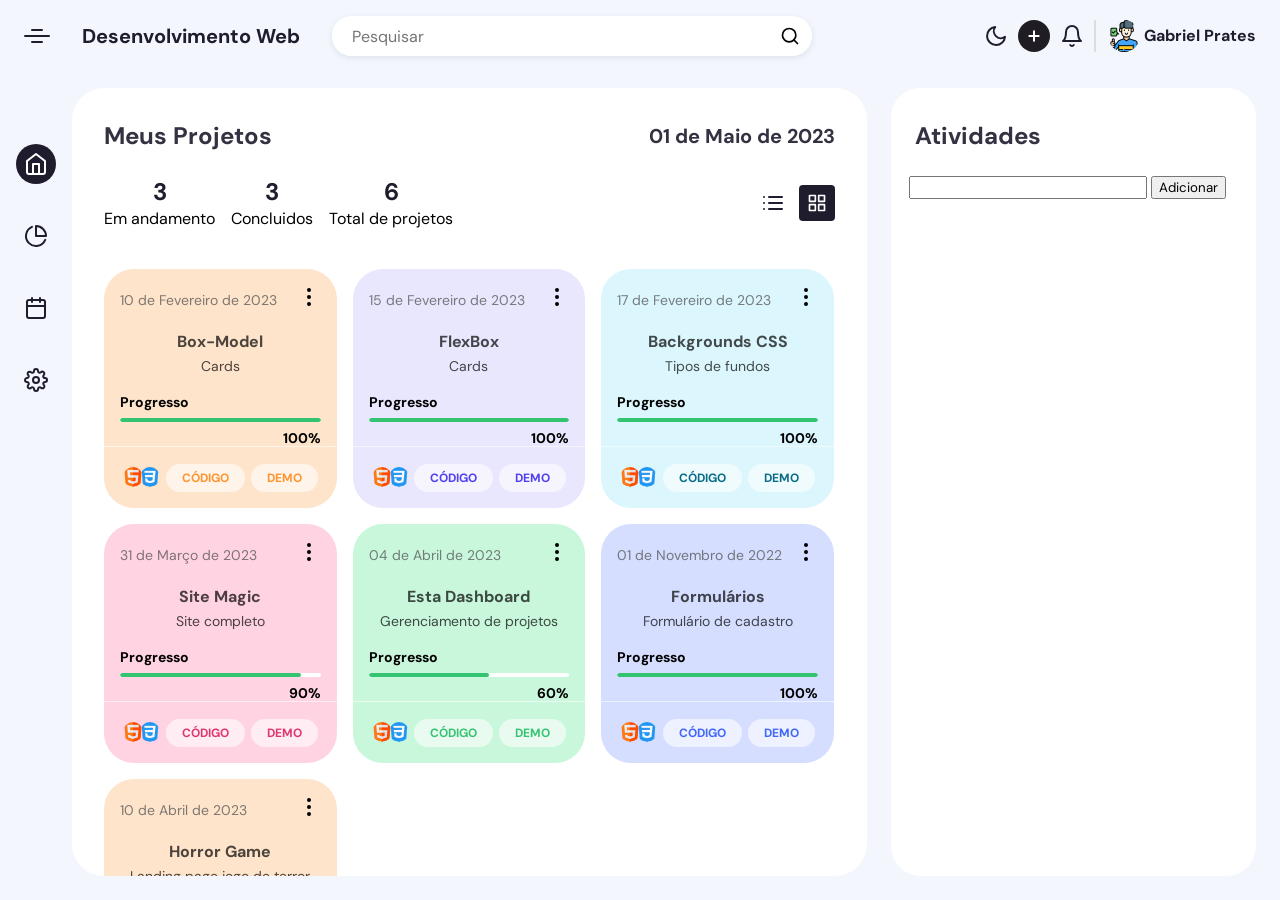
<file: index.html>
<!DOCTYPE html>
<html lang="PT-br">
<head>
    <meta charset="UTF-8">
    <meta http-equiv="X-UA-Compatible" content="IE=edge">
    <meta name="viewport" content="width=device-width, initial-scale=1.0">
    <link rel="stylesheet" href="./dashboard/css/style.css">
    <link rel="icon" type="imagem/png" href="/dashboard/img/dashboard.png" />
    <title>Painel de Controle</title>
</head>
<body>

    <div class="app-container">
        <div class="app-header">
          <div class="app-header-left">
            <span class="app-icon"></span>
            <p class="app-name">Desenvolvimento Web</p>
            <div class="search-wrapper">
              <input class="search-input" type="text" placeholder="Pesquisar">
              <svg xmlns="http://www.w3.org/2000/svg" width="20" height="20" fill="none" stroke="currentColor" stroke-linecap="round" stroke-linejoin="round" stroke-width="2" class="feather feather-search" viewBox="0 0 24 24">
                <defs></defs>
                <circle cx="11" cy="11" r="8"></circle>
                <path d="M21 21l-4.35-4.35"></path>
              </svg>
            </div>
          </div>
          <div class="app-header-right">
            <button class="mode-switch" title="Switch Theme">
              <svg class="moon" fill="none" stroke="currentColor" stroke-linecap="round" stroke-linejoin="round" stroke-width="2" width="24" height="24" viewBox="0 0 24 24">
                <defs></defs>
                <path d="M21 12.79A9 9 0 1111.21 3 7 7 0 0021 12.79z"></path>
              </svg>
            </button>
            <button class="add-btn" title="Add New Project">
              <svg class="btn-icon" xmlns="http://www.w3.org/2000/svg" width="16" height="16" viewBox="0 0 24 24" fill="none" stroke="currentColor" stroke-width="3" stroke-linecap="round" stroke-linejoin="round" class="feather feather-plus">
                <line x1="12" y1="5" x2="12" y2="19" />
                <line x1="5" y1="12" x2="19" y2="12" /></svg>
            </button>
            <button class="notification-btn">
              <svg xmlns="http://www.w3.org/2000/svg" width="24" height="24" viewBox="0 0 24 24" fill="none" stroke="currentColor" stroke-width="2" stroke-linecap="round" stroke-linejoin="round" class="feather feather-bell">
                <path d="M18 8A6 6 0 0 0 6 8c0 7-3 9-3 9h18s-3-2-3-9" />
                <path d="M13.73 21a2 2 0 0 1-3.46 0" /></svg>
            </button>
            <button class="profile-btn">
              <img src="./dashboard/img/usuario.png" />
              <span>Gabriel Prates</span>
            </button>
          </div>
          <button class="messages-btn">
            <svg xmlns="http://www.w3.org/2000/svg" width="20" height="20" viewBox="0 0 24 24" fill="none" stroke="currentColor" stroke-width="2" stroke-linecap="round" stroke-linejoin="round" class="feather feather-message-circle">
              <path d="M21 11.5a8.38 8.38 0 0 1-.9 3.8 8.5 8.5 0 0 1-7.6 4.7 8.38 8.38 0 0 1-3.8-.9L3 21l1.9-5.7a8.38 8.38 0 0 1-.9-3.8 8.5 8.5 0 0 1 4.7-7.6 8.38 8.38 0 0 1 3.8-.9h.5a8.48 8.48 0 0 1 8 8v.5z" /></svg>
          </button>
        </div>
        <div class="app-content">
          <div class="app-sidebar">
            <a href="" class="app-sidebar-link active">
              <svg xmlns="http://www.w3.org/2000/svg" width="24" height="24" viewBox="0 0 24 24" fill="none" stroke="currentColor" stroke-width="2" stroke-linecap="round" stroke-linejoin="round" class="feather feather-home">
                <path d="M3 9l9-7 9 7v11a2 2 0 0 1-2 2H5a2 2 0 0 1-2-2z" />
                <polyline points="9 22 9 12 15 12 15 22" /></svg>
            </a>
            <a href="" class="app-sidebar-link">
              <svg class="link-icon" xmlns="http://www.w3.org/2000/svg" width="24" height="24" fill="none" stroke="currentColor" stroke-linecap="round" stroke-linejoin="round" stroke-width="2" class="feather feather-pie-chart" viewBox="0 0 24 24">
                <defs />
                <path d="M21.21 15.89A10 10 0 118 2.83M22 12A10 10 0 0012 2v10z" />
              </svg>
            </a>
            <a href="" class="app-sidebar-link">
              <svg xmlns="http://www.w3.org/2000/svg" width="24" height="24" viewBox="0 0 24 24" fill="none" stroke="currentColor" stroke-width="2" stroke-linecap="round" stroke-linejoin="round" class="feather feather-calendar">
                <rect x="3" y="4" width="18" height="18" rx="2" ry="2" />
                <line x1="16" y1="2" x2="16" y2="6" />
                <line x1="8" y1="2" x2="8" y2="6" />
                <line x1="3" y1="10" x2="21" y2="10" /></svg>
            </a>
            <a href="" class="app-sidebar-link">
              <svg class="link-icon" xmlns="http://www.w3.org/2000/svg" width="24" height="24" fill="none" stroke="currentColor" stroke-linecap="round" stroke-linejoin="round" stroke-width="2" class="feather feather-settings" viewBox="0 0 24 24">
                <defs />
                <circle cx="12" cy="12" r="3" />
                <path d="M19.4 15a1.65 1.65 0 00.33 1.82l.06.06a2 2 0 010 2.83 2 2 0 01-2.83 0l-.06-.06a1.65 1.65 0 00-1.82-.33 1.65 1.65 0 00-1 1.51V21a2 2 0 01-2 2 2 2 0 01-2-2v-.09A1.65 1.65 0 009 19.4a1.65 1.65 0 00-1.82.33l-.06.06a2 2 0 01-2.83 0 2 2 0 010-2.83l.06-.06a1.65 1.65 0 00.33-1.82 1.65 1.65 0 00-1.51-1H3a2 2 0 01-2-2 2 2 0 012-2h.09A1.65 1.65 0 004.6 9a1.65 1.65 0 00-.33-1.82l-.06-.06a2 2 0 010-2.83 2 2 0 012.83 0l.06.06a1.65 1.65 0 001.82.33H9a1.65 1.65 0 001-1.51V3a2 2 0 012-2 2 2 0 012 2v.09a1.65 1.65 0 001 1.51 1.65 1.65 0 001.82-.33l.06-.06a2 2 0 012.83 0 2 2 0 010 2.83l-.06.06a1.65 1.65 0 00-.33 1.82V9a1.65 1.65 0 001.51 1H21a2 2 0 012 2 2 2 0 01-2 2h-.09a1.65 1.65 0 00-1.51 1z" />
              </svg>
            </a>
          </div>
          <div class="projects-section">
            <div class="projects-section-header">
              <p>Meus Projetos</p>
              <p class="time">01 de Maio de 2023</p>
            </div>
            <div class="projects-section-line">
              <div class="projects-status">
                <div class="item-status">
                  <span class="status-number">3</span>
                  <span class="status-type">Em andamento</span>
                </div>
                <div class="item-status">
                  <span class="status-number">3</span>
                  <span class="status-type">Concluidos</span>
                </div>
                <div class="item-status">
                  <span class="status-number">6</span>
                  <span class="status-type">Total de projetos</span>
                </div>
              </div>
              <div class="view-actions">
                <button class="view-btn list-view" title="List View">
                  <svg xmlns="http://www.w3.org/2000/svg" width="24" height="24" viewBox="0 0 24 24" fill="none" stroke="currentColor" stroke-width="2" stroke-linecap="round" stroke-linejoin="round" class="feather feather-list">
                    <line x1="8" y1="6" x2="21" y2="6" />
                    <line x1="8" y1="12" x2="21" y2="12" />
                    <line x1="8" y1="18" x2="21" y2="18" />
                    <line x1="3" y1="6" x2="3.01" y2="6" />
                    <line x1="3" y1="12" x2="3.01" y2="12" />
                    <line x1="3" y1="18" x2="3.01" y2="18" /></svg>
                </button>
                <button class="view-btn grid-view active" title="Grid View">
                  <svg xmlns="http://www.w3.org/2000/svg" width="20" height="20" viewBox="0 0 24 24" fill="none" stroke="currentColor" stroke-width="2" stroke-linecap="round" stroke-linejoin="round" class="feather feather-grid">
                    <rect x="3" y="3" width="7" height="7" />
                    <rect x="14" y="3" width="7" height="7" />
                    <rect x="14" y="14" width="7" height="7" />
                    <rect x="3" y="14" width="7" height="7" /></svg>
                </button>
              </div>
            </div>
            <div class="project-boxes jsGridView">
              <div class="project-box-wrapper">
                <div class="project-box" style="background-color: #fee4cb;">
                  <div class="project-box-header">
                    <span>10 de Fevereiro de 2023</span>
                    <div class="more-wrapper">
                      <button class="project-btn-more">
                        <svg xmlns="http://www.w3.org/2000/svg" width="24" height="24" viewBox="0 0 24 24" fill="none" stroke="currentColor" stroke-width="2" stroke-linecap="round" stroke-linejoin="round" class="feather feather-more-vertical">
                          <circle cx="12" cy="12" r="1" />
                          <circle cx="12" cy="5" r="1" />
                          <circle cx="12" cy="19" r="1" /></svg>
                      </button>
                </div>
              </div>
              <div class="project-box-content-header">
                <p class="box-content-header">Box-Model</p>
                <p class="box-content-subheader">Cards</p>
              </div>
              <div class="box-progress-wrapper">
                <p class="box-progress-header">Progresso</p>
                <div class="box-progress-bar">
                  <span class="box-progress" style="width: 100%; background-color: #34c471"></span>
                </div>
                <p class="box-progress-percentage">100%</p>
              </div>
              <div class="project-box-footer">
                <div class="participants">
                  <img src="./dashboard/img/html.png" alt="participant">
                  <img src="./dashboard/img/css-3.png" alt="participant">
                </div>
                <a class="link-button-code" href="https://github.com/devPrates/Frontend/tree/main/box-model" target="_blank"><div class="days-left" style="color: #ff942e;">
                    CÓDIGO
                  </div></a>
                <a class="link-button-code" href="./box-model/index.html" target="_blank"> <div class="days-left" style="color: #ff942e;">
                  DEMO
                </div></a>
              </div>
            </div>
          </div>
          <div class="project-box-wrapper">
            <div class="project-box" style="background-color: #e9e7fd;">
              <div class="project-box-header">
                <span>15 de Fevereiro de 2023</span>
                <div class="more-wrapper">
                  <button class="project-btn-more">
                    <svg xmlns="http://www.w3.org/2000/svg" width="24" height="24" viewBox="0 0 24 24" fill="none" stroke="currentColor" stroke-width="2" stroke-linecap="round" stroke-linejoin="round" class="feather feather-more-vertical">
                      <circle cx="12" cy="12" r="1" />
                      <circle cx="12" cy="5" r="1" />
                      <circle cx="12" cy="19" r="1" /></svg>
                  </button>
                </div>
              </div>
              <div class="project-box-content-header">
                <p class="box-content-header">FlexBox</p>
                <p class="box-content-subheader">Cards</p>
              </div>
              <div class="box-progress-wrapper">
                <p class="box-progress-header">Progresso</p>
                <div class="box-progress-bar">
                  <span class="box-progress" style="width: 100%; background-color: #34c471"></span>
                </div>
                <p class="box-progress-percentage">100%</p>
              </div>
              <div class="project-box-footer">
                <div class="participants">
                  <img src="./dashboard/img/html.png" alt="participant">
                  <img src="./dashboard/img/css-3.png" alt="participant">
                </div>
                <a class="link-button-code" href="https://github.com/devPrates/Frontend/tree/main/flexbox" target="_blank"><div class="days-left" style="color: #4f3ff0;">
                  CÓDIGO
                </div></a>
                <a class="link-button-code" href="./flexbox/index.html" target="_blank"><div class="days-left" style="color: #4f3ff0;">
                    DEMO
                  </div></a>
              </div>
            </div>
          </div>
          <div class="project-box-wrapper">
            <div class="project-box">
              <div class="project-box-header">
                <span>17 de Fevereiro de 2023</span>
                <div class="more-wrapper">
                  <button class="project-btn-more">
                    <svg xmlns="http://www.w3.org/2000/svg" width="24" height="24" viewBox="0 0 24 24" fill="none" stroke="currentColor" stroke-width="2" stroke-linecap="round" stroke-linejoin="round" class="feather feather-more-vertical">
                      <circle cx="12" cy="12" r="1" />
                      <circle cx="12" cy="5" r="1" />
                      <circle cx="12" cy="19" r="1" /></svg>
                  </button>
                </div>
              </div>
              <div class="project-box-content-header">
                <p class="box-content-header">Backgrounds CSS</p>
                <p class="box-content-subheader">Tipos de fundos</p>
              </div>
              <div class="box-progress-wrapper">
                <p class="box-progress-header">Progresso</p>
                <div class="box-progress-bar">
                  <span class="box-progress" style="width: 100%; background-color: #34c471"></span>
                </div>
                <p class="box-progress-percentage">100%</p>
              </div>
              <div class="project-box-footer">
                <div class="participants">
                  <img src="./dashboard/img/html.png" alt="participant">
                  <img src="./dashboard/img/css-3.png" alt="participant">
                </div>
                <a class="link-button-code" href="https://github.com/devPrates/Frontend/tree/main/backgrounds" target="_blank"><div class="days-left" style="color: #096c86;">
                  CÓDIGO
                </div></a>
                <a class="link-button-code" href="./backgrounds/index.html" target="_blank"><div class="days-left" style="color: #096c86;">
                    DEMO
                  </div></a>
              </div>
            </div>
          </div>
          <div class="project-box-wrapper">
            <div class="project-box" style="background-color: #ffd3e2;">
              <div class="project-box-header">
                <span>31 de Março de 2023</span>
                <div class="more-wrapper">
                  <button class="project-btn-more">
                    <svg xmlns="http://www.w3.org/2000/svg" width="24" height="24" viewBox="0 0 24 24" fill="none" stroke="currentColor" stroke-width="2" stroke-linecap="round" stroke-linejoin="round" class="feather feather-more-vertical">
                      <circle cx="12" cy="12" r="1" />
                      <circle cx="12" cy="5" r="1" />
                      <circle cx="12" cy="19" r="1" /></svg>
                  </button>
                </div>
              </div>
              <div class="project-box-content-header">
                <p class="box-content-header">Site Magic</p>
                <p class="box-content-subheader">Site completo</p>
              </div>
              <div class="box-progress-wrapper">
                <p class="box-progress-header">Progresso</p>
                <div class="box-progress-bar">
                  <span class="box-progress" style="width: 90%; background-color: #34c471"></span>
                </div>
                <p class="box-progress-percentage">90%</p>
              </div>
              <div class="project-box-footer">
                <div class="participants">
                  <img src="./dashboard/img/html.png" alt="participant">
                  <img src="./dashboard/img/css-3.png" alt="participant">
                </div>
                <a class="link-button-code" href="https://github.com/devPrates/Frontend/tree/main/site-magic" target="_blank"><div class="days-left" style="color: #df3670;">
                  CÓDIGO
                </div></a>
                <a class="link-button-code" href="./site-magic/index.html" target="_blank"><div class="days-left" style="color: #df3670;">
                    DEMO
                  </div></a>
              </div>
            </div>
          </div>
          <div class="project-box-wrapper">
            <div class="project-box" style="background-color: #c8f7dc;">
              <div class="project-box-header">
                <span>04 de Abril de 2023</span>
                <div class="more-wrapper">
                  <button class="project-btn-more">
                    <svg xmlns="http://www.w3.org/2000/svg" width="24" height="24" viewBox="0 0 24 24" fill="none" stroke="currentColor" stroke-width="2" stroke-linecap="round" stroke-linejoin="round" class="feather feather-more-vertical">
                      <circle cx="12" cy="12" r="1" />
                      <circle cx="12" cy="5" r="1" />
                      <circle cx="12" cy="19" r="1" /></svg>
                  </button>
                </div>
              </div>
              <div class="project-box-content-header">
                <p class="box-content-header">Esta Dashboard</p>
                <p class="box-content-subheader">Gerenciamento de projetos</p>
              </div>
              <div class="box-progress-wrapper">
                <p class="box-progress-header">Progresso</p>
                <div class="box-progress-bar">
                  <span class="box-progress" style="width: 60%; background-color: #34c471"></span>
                </div>
                <p class="box-progress-percentage">60%</p>
              </div>
              <div class="project-box-footer">
                <div class="participants">
                  <img src="./dashboard/img/html.png" alt="participant">
                  <img src="./dashboard/img/css-3.png" alt="participant">
                </div>
                <a class="link-button-code" href="https://github.com/devPrates/Frontend/tree/main/dashboard" target="_blank"><div class="days-left" style="color: #34c471;">
                  CÓDIGO
                </div></a>

                <a class="link-button-code" href=""><div class="days-left" style="color: #34c471;">
                    DEMO
                  </div></a>
              </div>
            </div>
          </div>
          <div class="project-box-wrapper">
            <div class="project-box" style="background-color: #d5deff;">
              <div class="project-box-header">
                <span>01 de Novembro de 2022</span>
                <div class="more-wrapper">
                  <button class="project-btn-more">
                    <svg xmlns="http://www.w3.org/2000/svg" width="24" height="24" viewBox="0 0 24 24" fill="none" stroke="currentColor" stroke-width="2" stroke-linecap="round" stroke-linejoin="round" class="feather feather-more-vertical">
                      <circle cx="12" cy="12" r="1" />
                      <circle cx="12" cy="5" r="1" />
                      <circle cx="12" cy="19" r="1" /></svg>
                  </button>
                </div>
              </div>
              <div class="project-box-content-header">
                <p class="box-content-header">Formulários</p>
                <p class="box-content-subheader">Formulário de cadastro</p>
              </div>
              <div class="box-progress-wrapper">
                <p class="box-progress-header">Progresso</p>
                <div class="box-progress-bar">
                  <span class="box-progress" style="width: 100%; background-color: #34c471"></span>
                </div>
                <p class="box-progress-percentage">100%</p>
              </div>
              <div class="project-box-footer">
                <div class="participants">
                  <img src="./dashboard/img/html.png" alt="participant">
                  <img src="./dashboard/img/css-3.png" alt="participant">
                </div>
                <a class="link-button-code" href="https://github.com/devPrates/Frontend/tree/main/formulario" target="_blank"><div class="days-left" style="color: #4067f9;">
                  CÓDIGO
                </div></a>
                <a class="link-button-code" href="./formulario/index.html" target="_blank"><div class="days-left" style="color: #4067f9;">
                    DEMO
                  </div></a>
              </div>
            </div>
          </div>

          <div class="project-box-wrapper">
            <div class="project-box" style="background-color: #fee4cb;">
              <div class="project-box-header">
                <span>10 de Abril de 2023</span>
                <div class="more-wrapper">
                  <button class="project-btn-more">
                    <svg xmlns="http://www.w3.org/2000/svg" width="24" height="24" viewBox="0 0 24 24" fill="none" stroke="currentColor" stroke-width="2" stroke-linecap="round" stroke-linejoin="round" class="feather feather-more-vertical">
                      <circle cx="12" cy="12" r="1" />
                      <circle cx="12" cy="5" r="1" />
                      <circle cx="12" cy="19" r="1" /></svg>
                  </button>
            </div>
          </div>
          <div class="project-box-content-header">
            <p class="box-content-header">Horror Game</p>
            <p class="box-content-subheader">Landing page jogo de terror</p>
          </div>
          <div class="box-progress-wrapper">
            <p class="box-progress-header">Progresso</p>
            <div class="box-progress-bar">
              <span class="box-progress" style="width: 90%; background-color: #34c471"></span>
            </div>
            <p class="box-progress-percentage">90%</p>
          </div>
          <div class="project-box-footer">
            <div class="participants">
              <img src="./dashboard/img/html.png" alt="participant">
              <img src="./dashboard/img/css-3.png" alt="participant">
            </div>
            <a class="link-button-code" href="https://github.com/devPrates/Frontend/tree/main/site-horror" target="_blank"><div class="days-left" style="color: #ff942e;">
                CÓDIGO
              </div></a>
            <a class="link-button-code" href="./site-horror/index.html" target="_blank"> <div class="days-left" style="color: #ff942e;">
              DEMO
            </div></a>
          </div>
        </div>
      </div>
        </div>
      </div>
      <div class="messages-section">
        <button class="messages-close">
          <svg xmlns="http://www.w3.org/2000/svg" width="24" height="24" viewBox="0 0 24 24" fill="none" stroke="currentColor" stroke-width="2" stroke-linecap="round" stroke-linejoin="round" class="feather feather-x-circle">
            <circle cx="12" cy="12" r="10" />
            <line x1="15" y1="9" x2="9" y2="15" />
            <line x1="9" y1="9" x2="15" y2="15" /></svg>
        </button>
        <div class="projects-section-header">
          <p>Atividades</p>
        </div>
        <div class="messages">
          <form class="form">
              <div class="input-content">
                <input class="form__input"
                    type="text" 
                    id="todo" 
                    name="to-do"
                    size="30"
                    required>
                <button class="button"><span>Adicionar</span></button>
              </div>
          </form>
          <div>
            <ul class="toDoList">
            </ul>
          </div>
      </div>
      </div>
      </div>
    






    <script type="text/javascript" src="./dashboard/js/script.js"></script>
</body>
</html>
</file>
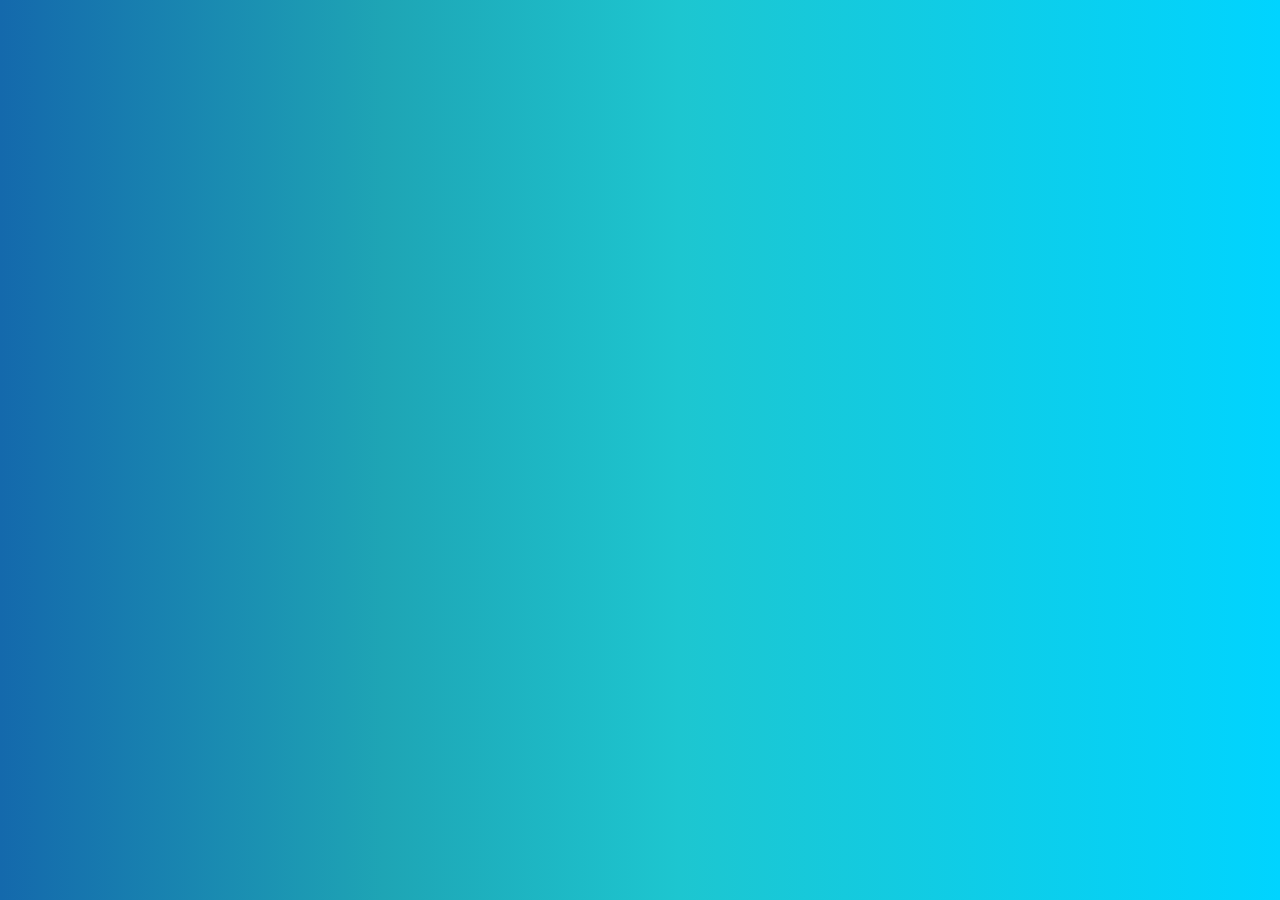
<file: backgrounds/index.html>
<!DOCTYPE html>
<html lang="en">
<head>
    <meta charset="UTF-8">
    <meta http-equiv="X-UA-Compatible" content="IE=edge">
    <meta name="viewport" content="width=device-width, initial-scale=1.0">
    <link rel="stylesheet" href="./css/style.css">
    <title>Background</title>
</head>
<body>
    
</body>
</html>
</file>
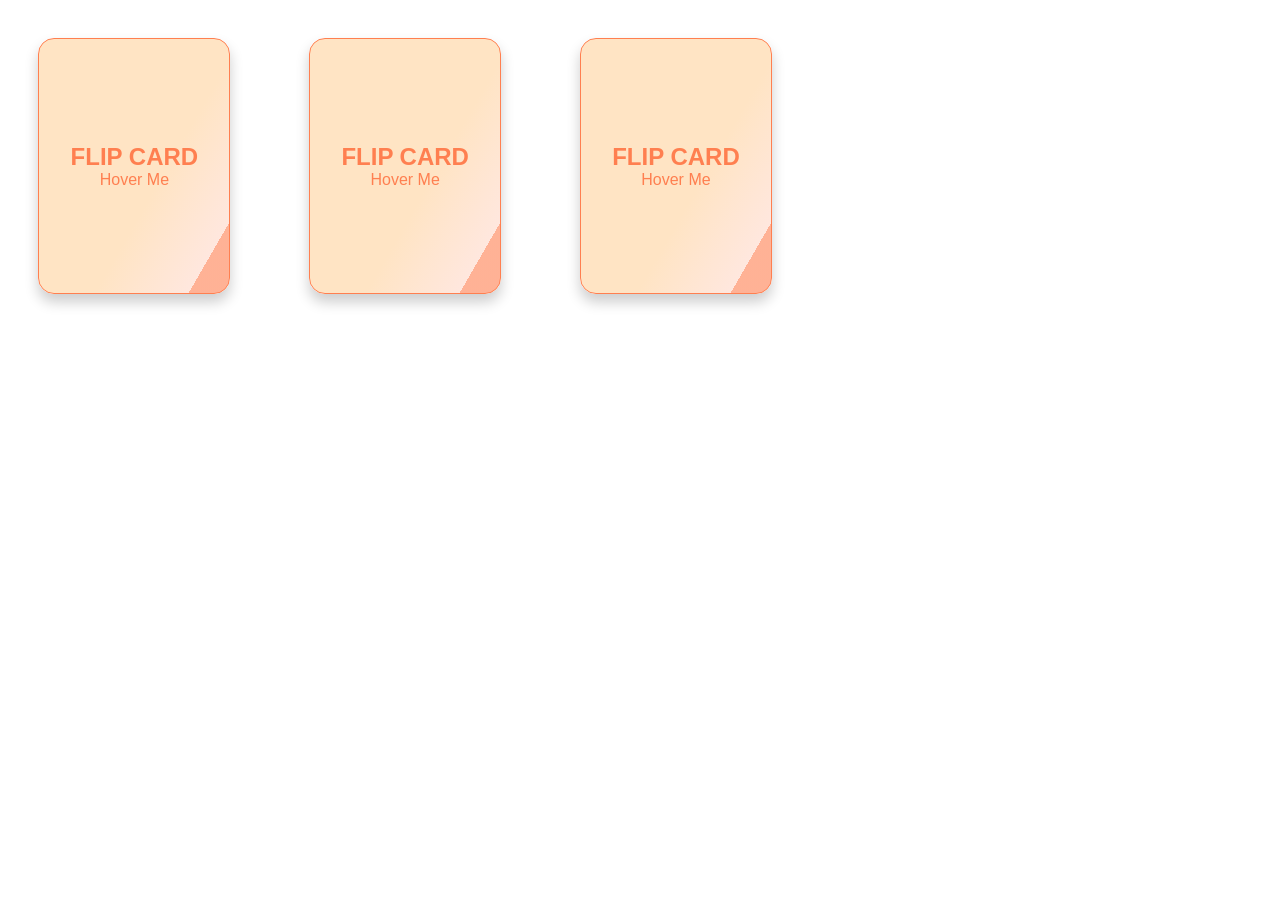
<file: box-model/index.html>
<!DOCTYPE html>
<html lang="pr-br">
<head>
    <meta charset="UTF-8">
    <meta http-equiv="X-UA-Compatible" content="IE=edge">
    <meta name="viewport" content="width=device-width, initial-scale=1.0">
    <title>Box-model</title>
    <link rel="stylesheet" href="./CSS/style.css">
</head>
<body>
    <section class="container">
        <div class="flip-card">
            <div class="flip-card-inner">
                <div class="flip-card-front">
                    <p class="title">FLIP CARD</p>
                    <p>Hover Me</p>
                </div>
                <div class="flip-card-back">
                    <p class="title">BACK</p>
                    <p>Leave Me</p>
                </div>
            </div>
        </div>
    </section>


    <section class="container">
        <div class="flip-card">
            <div class="flip-card-inner">
                <div class="flip-card-front">
                    <p class="title">FLIP CARD</p>
                    <p>Hover Me</p>
                </div>
                <div class="flip-card-back">
                    <p class="title">BACK</p>
                    <p>Leave Me</p>
                </div>
            </div>
        </div>
    </section>

    <section class="container">
        <div class="flip-card">
            <div class="flip-card-inner">
                <div class="flip-card-front">
                    <p class="title">FLIP CARD</p>
                    <p>Hover Me</p>
                </div>
                <div class="flip-card-back">
                    <p class="title">BACK</p>
                    <p>Leave Me</p>
                </div>
            </div>
        </div>
    </section>


</body>

</html>
</file>
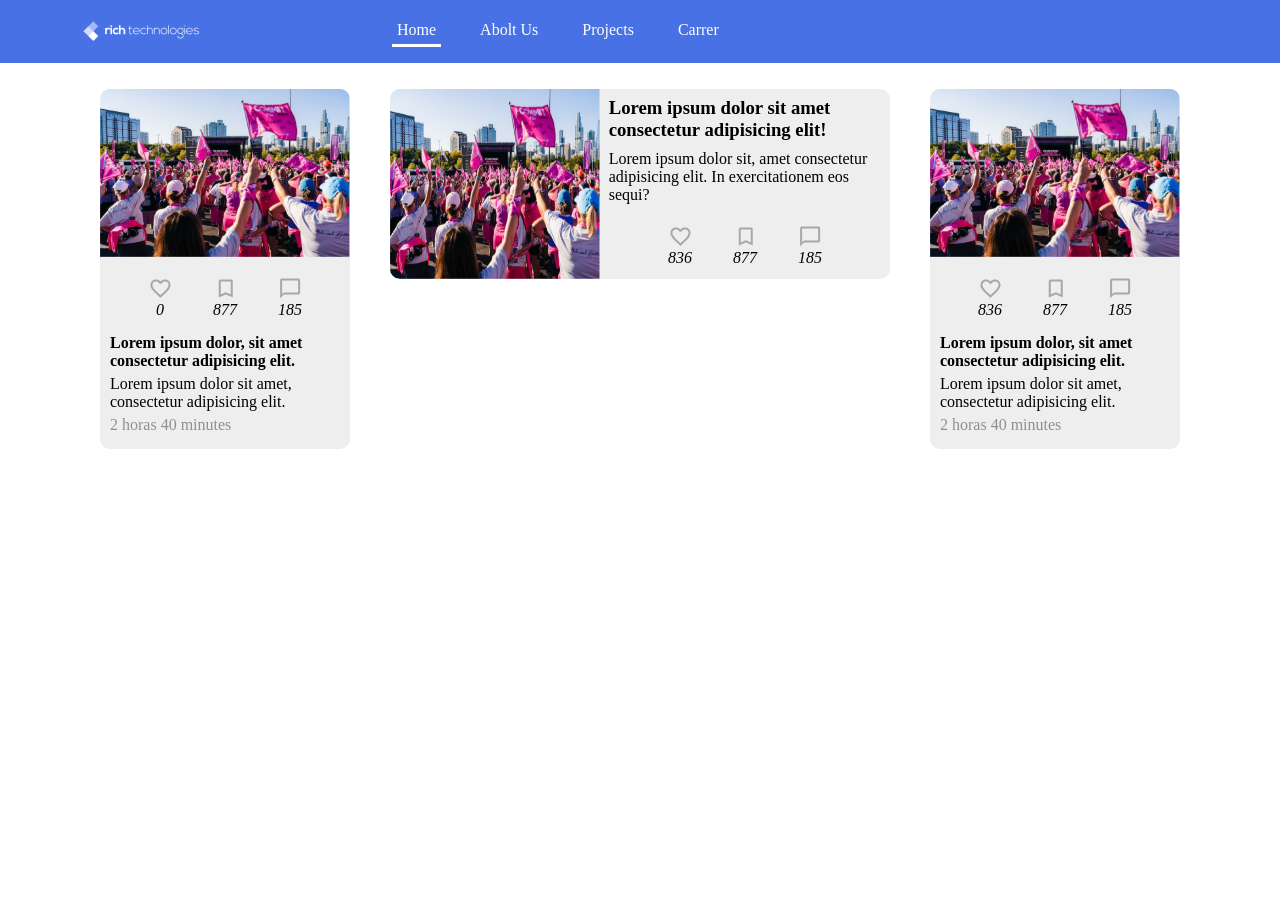
<file: cards-flexbox/index.html>
<!DOCTYPE html>
<html lang="en">
<head>
    <meta charset="UTF-8">
    <meta http-equiv="X-UA-Compatible" content="IE=edge">
    <meta name="viewport" content="width=device-width, initial-scale=1.0">
    <link rel="stylesheet" href="./css/style.css">
    <title>Flexbox</title>
</head>
<body>
    <main class="menu">
        <div class="logo"><img src="./images/logotipo.png" alt=""></div>
        <nav class="nav">
            <ul class="links">
                <div class="item-menu active-menu"><li class="link-item">Home</li></div>
                <div class="item-menu"><li class="link-item">Abolt Us</li></div>
                <div class="item-menu"><li class="link-item">Projects</li></div>
                <div class="item-menu"><li class="link-item">Carrer</li></div>
            </ul>
        </nav>
    </main>

    <section class="cards">
        <div class="card-01">
            <img class="img-card-01" src="./images/manifestacao.png">
            <div class="flex-icons">
                <i  class="icon__card" onclick="incrementClick()"s><img src="./icons/favorite.png" alt=""><p id="counter-label">0</p></i>
                <i  class="icon__card"><img src="./icons/bookmark.png" alt="">877</i>
                <i  class="icon__card"><img src="./icons/chat.png" alt="">185</i>
            </div>
            <div class="conteudo">
                <p class="titulo"><strong>Lorem ipsum dolor, sit amet consectetur adipisicing elit.</strong> </span>
                <p class="descricao">Lorem ipsum dolor sit amet, consectetur adipisicing elit.</span>
                <p class="date">2 horas 40 minutes</p>
            </div>
        </div>

        <article class="card_vertical">
            <div>
                <img class="img-card" src="./images/manifestacao.png">
            </div>
            <div class="conteudo_card-02">
                <h1 class="titulo_card02">Lorem ipsum dolor sit amet consectetur adipisicing elit!</h1>
                <p class="descricao__card02">  Lorem ipsum dolor sit, amet consectetur adipisicing elit. In exercitationem eos sequi?</p>

                <div class="flex-icons-02">
                    <i class="icon__card" id=""><img src="./icons/favorite.png" alt=""><p>836</p></i>
                    <i class="icon__card"><img src="./icons/bookmark.png" alt=""><p>877</p></i>
                    <i class="icon__card"><img src="./icons/chat.png" alt=""><p>185</p></i>
                </div>
            </div>
        </article>

        <div class="card-01">
            <img class="img-card-01" src="./images/manifestacao.png">
            <div class="flex-icons">
                <i class="icon__card"><img src="./icons/favorite.png" alt="">836</i>
                <i class="icon__card"><img src="./icons/bookmark.png" alt="">877</i>
                <i class="icon__card"><img src="./icons/chat.png" alt="">185</i>
            </div>
            <div class="conteudo">
                <p class="titulo"><strong>Lorem ipsum dolor, sit amet consectetur adipisicing elit.</strong> </span>
                <p class="descricao">Lorem ipsum dolor sit amet, consectetur adipisicing elit.</span>
                <p class="date">2 horas 40 minutes</p>
            </div>
        </div>
    </section>




    <script src="js/script.js"></script>
</body>
</html>
</file>
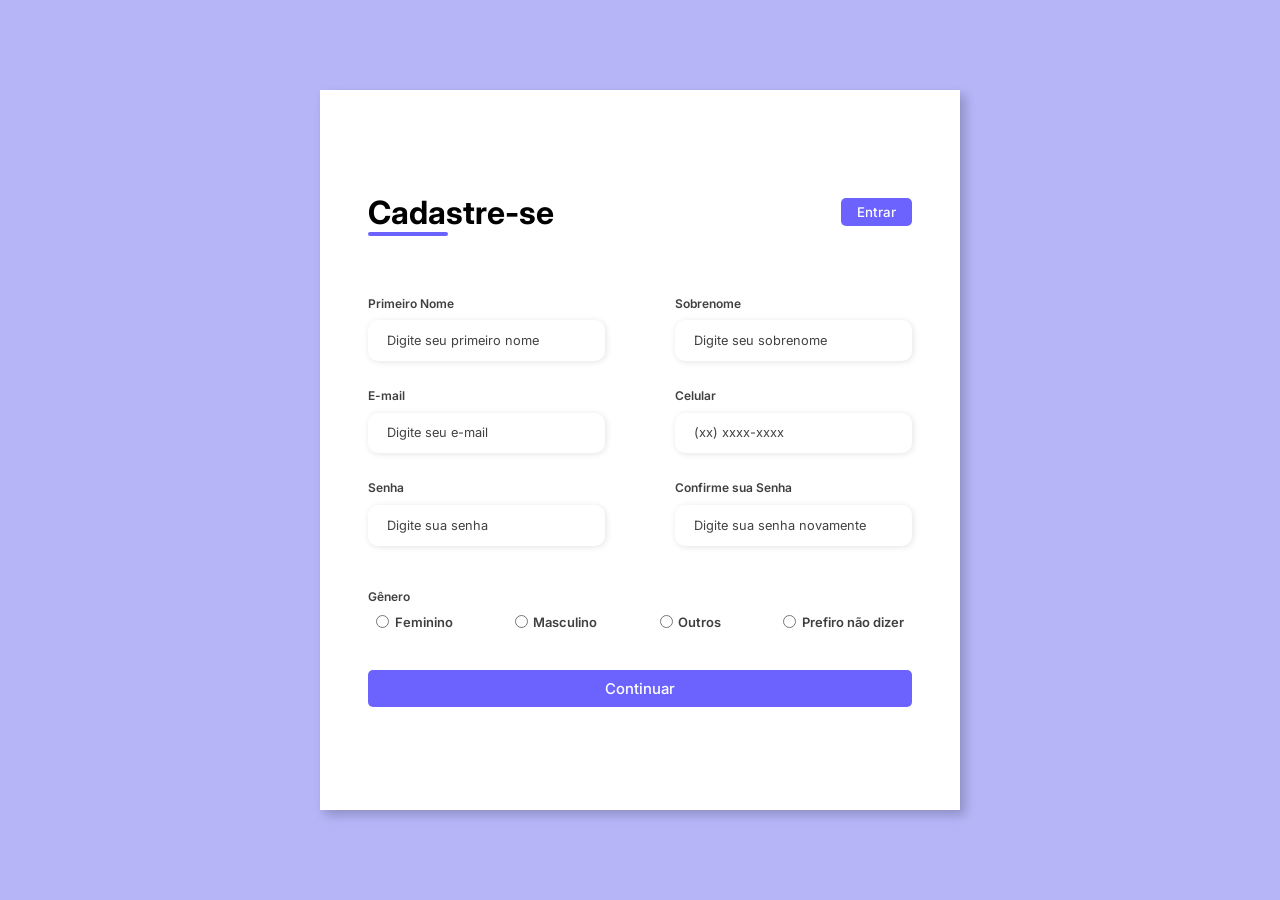
<file: formulario/index.html>
<!DOCTYPE html>
<html lang="pt-br">

<head>
    <meta charset="UTF-8">
    <meta http-equiv="X-UA-Compatible" content="IE=edge">
    <meta name="viewport" content="width=device-width, initial-scale=1.0">
    <link rel="stylesheet" href="assets/css/style.css">
    <title>Formulário</title>
</head>

<body>
    <div class="container">
        <div class="form-image">
            <img src="assets/img/img.svg" alt="">
        </div>
        <div class="form">
            <form action="#">
                <div class="form-header">
                    <div class="title">
                        <h1>Cadastre-se</h1>
                    </div>
                    <div class="login-button">
                        <button><a href="#">Entrar</a></button>
                    </div>
                </div>

                <div class="input-group">
                    <div class="input-box">
                        <label for="firstname">Primeiro Nome</label>
                        <input id="firstname" type="text" name="firstname" placeholder="Digite seu primeiro nome" required>
                    </div>

                    <div class="input-box">
                        <label for="lastname">Sobrenome</label>
                        <input id="lastname" type="text" name="lastname" placeholder="Digite seu sobrenome" required>
                    </div>
                    <div class="input-box">
                        <label for="email">E-mail</label>
                        <input id="email" type="email" name="email" placeholder="Digite seu e-mail" required>
                    </div>

                    <div class="input-box">
                        <label for="number">Celular</label>
                        <input id="number" type="tel" name="number" placeholder="(xx) xxxx-xxxx" required>
                    </div>

                    <div class="input-box">
                        <label for="password">Senha</label>
                        <input id="password" type="password" name="password" placeholder="Digite sua senha" required>
                    </div>


                    <div class="input-box">
                        <label for="confirmPassword">Confirme sua Senha</label>
                        <input id="confirmPassword" type="password" name="confirmPassword" placeholder="Digite sua senha novamente" required>
                    </div>

                </div>

                <div class="gender-inputs">
                    <div class="gender-title">
                        <h6>Gênero</h6>
                    </div>

                    <div class="gender-group">
                        <div class="gender-input">
                            <input id="female" type="radio" name="gender">
                            <label for="female">Feminino</label>
                        </div>

                        <div class="gender-input">
                            <input id="male" type="radio" name="gender">
                            <label for="male">Masculino</label>
                        </div>

                        <div class="gender-input">
                            <input id="others" type="radio" name="gender">
                            <label for="others">Outros</label>
                        </div>

                        <div class="gender-input">
                            <input id="none" type="radio" name="gender">
                            <label for="none">Prefiro não dizer</label>
                        </div>
                    </div>
                </div>

                <div class="continue-button">
                    <button><a href="#">Continuar</a> </button>
                </div>
            </form>
        </div>
    </div>
</body>

</html>
</file>
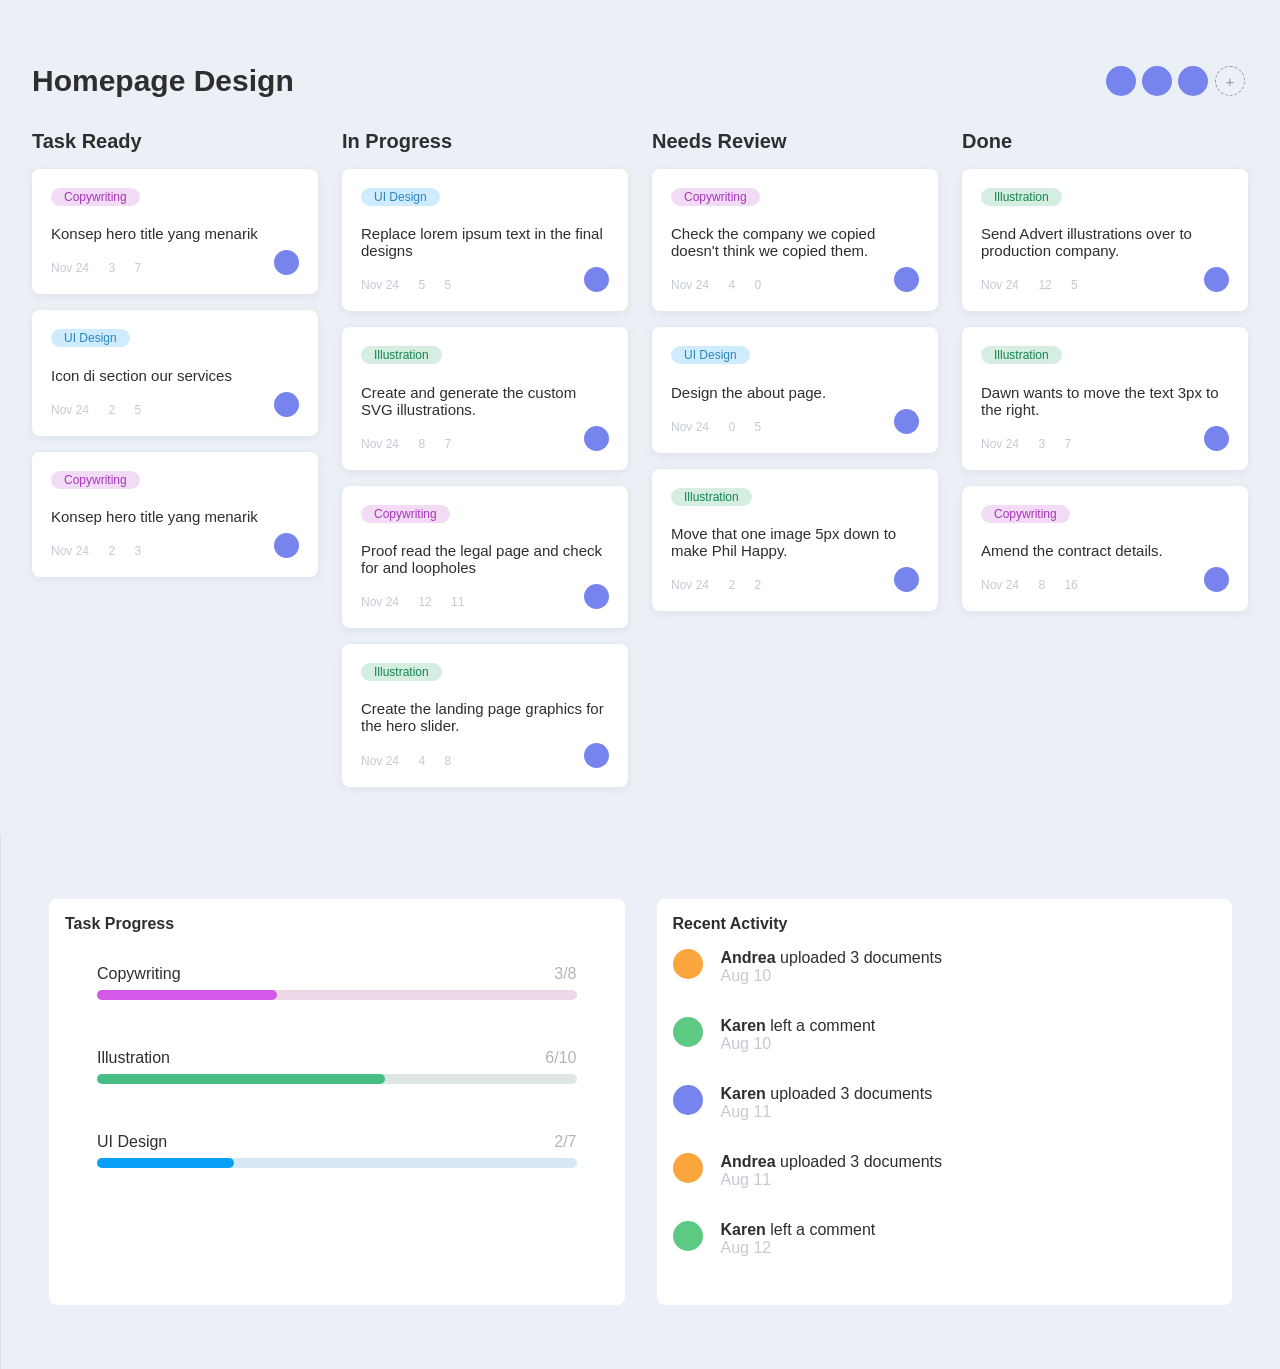
<file: kambam/index.html>
<!DOCTYPE html>
<html lang="PT-br">
<head>
    <meta charset="UTF-8">
    <meta http-equiv="X-UA-Compatible" content="IE=edge">
    <meta name="viewport" content="width=device-width, initial-scale=1.0">
    <link rel="stylesheet" href="./css/style.css">
    <title>Kambam</title>
</head>
<body>
<div class='app'>
    <main class='project'>
      <div class='project-info'>
        <h1>Homepage Design</h1>
        <div class='project-participants'>
          <span></span>
          <span></span>
          <span></span>
          <button class='project-participants__add'>Add Participant</button>
            
          </div>
      </div>
      <div class='project-tasks'>
        <div class='project-column'>
          <div class='project-column-heading'>
            <h2 class='project-column-heading__title'>Task Ready</h2><button class='project-column-heading__options'><i class="fas fa-ellipsis-h"></i></button>
          </div>
          <div class='task' draggable='true'>
            <div class='task__tags'><span class='task__tag task__tag--copyright'>Copywriting</span><button class='task__options'><i class="fas fa-ellipsis-h"></i></button></div>
            <p>Konsep hero title yang menarik</p>
            <div class='task__stats'>
              <span><time datetime="2021-11-24T20:00:00"><i class="fas fa-flag"></i>Nov 24</time></span>
              <span><i class="fas fa-comment"></i>3</span>
              <span><i class="fas fa-paperclip"></i>7</span>
              <span class='task__owner'></span>
            </div>
          </div>
          
                  <div class='task' draggable='true'>
            <div class='task__tags'><span class='task__tag task__tag--design'>UI Design</span><button class='task__options'><i class="fas fa-ellipsis-h"></i></button></div>
            <p>Icon di section our services</p>
            <div class='task__stats'>
              <span><time datetime="2021-11-24T20:00:00"><i class="fas fa-flag"></i>Nov 24</time></span>
              <span><i class="fas fa-comment"></i>2</span>
              <span><i class="fas fa-paperclip"></i>5</span>
              <span class='task__owner'></span>
            </div>
          </div>
          
                  <div class='task' draggable='true'>
            <div class='task__tags'><span class='task__tag task__tag--copyright'>Copywriting</span><button class='task__options'><i class="fas fa-ellipsis-h"></i></button></div>
            <p>Konsep hero title yang menarik</p>
            <div class='task__stats'>
              <span><time datetime="2021-11-24T20:00:00"><i class="fas fa-flag"></i>Nov 24</time></span>
              <span><i class="fas fa-comment"></i>2</span>
              <span><i class="fas fa-paperclip"></i>3</span>
              <span class='task__owner'></span>
            </div>
          </div>
        </div>
        <div class='project-column'><div class='project-column-heading'>
            <h2 class='project-column-heading__title'>In Progress</h2><button class='project-column-heading__options'><i class="fas fa-ellipsis-h"></i></button>
          </div>
            
          <div class='task' draggable='true'>
            <div class='task__tags'><span class='task__tag task__tag--design'>UI Design</span><button class='task__options'><i class="fas fa-ellipsis-h"></i></button></div>
            <p>Replace lorem ipsum text in the final designs</p>
            <div class='task__stats'>
              <span><time datetime="2021-11-24T20:00:00"><i class="fas fa-flag"></i>Nov 24</time></span>
              <span><i class="fas fa-comment"></i>5</span>
              <span><i class="fas fa-paperclip"></i>5</span> 
              <span class='task__owner'></span>
            </div>
          </div>
          
          <div class='task' draggable='true'>
            <div class='task__tags'><span class='task__tag task__tag--illustration'>Illustration</span><button class='task__options'><i class="fas fa-ellipsis-h"></i></button></div>
            <p>Create and generate the custom SVG illustrations.</p>
            <div class='task__stats'>
              <span><time datetime="2021-11-24T20:00:00"><i class="fas fa-flag"></i>Nov 24</time></span>
              <span><i class="fas fa-comment"></i>8</span>
              <span><i class="fas fa-paperclip"></i>7</span>
              <span class='task__owner'></span>
            </div>
          </div>
          
          <div class='task' draggable='true'>
            <div class='task__tags'><span class='task__tag task__tag--copyright'>Copywriting</span><button class='task__options'><i class="fas fa-ellipsis-h"></i></button></div>
            <p>Proof read the legal page and check for and loopholes</p>
            <div class='task__stats'>
              <span><time datetime="2021-11-24T20:00:00"><i class="fas fa-flag"></i>Nov 24</time></span>
              <span><i class="fas fa-comment"></i>12</span>
              <span><i class="fas fa-paperclip"></i>11</span>
              <span class='task__owner'></span>
            </div>
          </div>
          
          <div class='task' draggable='true'>
            <div class='task__tags'><span class='task__tag task__tag--illustration'>Illustration</span><button class='task__options'><i class="fas fa-ellipsis-h"></i></button></div>
            <p>Create the landing page graphics for the hero slider.</p>
            <div class='task__stats'>
              <span><time datetime="2021-11-24T20:00:00"><i class="fas fa-flag"></i>Nov 24</time></span>
              <span><i class="fas fa-comment"></i>4</span>
              <span><i class="fas fa-paperclip"></i>8</span>
              <span class='task__owner'></span>
            </div>
          </div>
          
          </div>
        <div class='project-column'><div class='project-column-heading'>
            <h2 class='project-column-heading__title'>Needs Review</h2><button class='project-column-heading__options'><i class="fas fa-ellipsis-h"></i></button>
          </div>
            
          <div class='task' draggable='true'>
            <div class='task__tags'><span class='task__tag task__tag--copyright'>Copywriting</span><button class='task__options'><i class="fas fa-ellipsis-h"></i></button></div>
            <p>Check the company we copied doesn't think we copied them.</p>
            <div class='task__stats'>
              <span><time datetime="2021-11-24T20:00:00"><i class="fas fa-flag"></i>Nov 24</time></span>
              <span><i class="fas fa-comment"></i>4</span>
              <span><i class="fas fa-paperclip"></i>0</span>
              <span class='task__owner'></span>
            </div>
          </div>
          <div class='task' draggable='true'>
            <div class='task__tags'><span class='task__tag task__tag--design'>UI Design</span><button class='task__options'><i class="fas fa-ellipsis-h"></i></button></div>
            <p>Design the about page.</p>
            <div class='task__stats'>
              <span><time datetime="2021-11-24T20:00:00"><i class="fas fa-flag"></i>Nov 24</time></span>
              <span><i class="fas fa-comment"></i>0</span>
              <span><i class="fas fa-paperclip"></i>5</span>
              <span class='task__owner'></span>
            </div>
          </div>
          <div class='task' draggable='true'>
            <div class='task__tags'><span class='task__tag task__tag--illustration'>Illustration</span><button class='task__options'><i class="fas fa-ellipsis-h"></i></button></div>
            <p>Move that one image 5px down to make Phil Happy.</p>
            <div class='task__stats'>
              <span><time datetime="2021-11-24T20:00:00"><i class="fas fa-flag"></i>Nov 24</time></span>
              <span><i class="fas fa-comment"></i>2</span>
              <span><i class="fas fa-paperclip"></i>2</span>
              <span class='task__owner'></span>
            </div>
          </div>
          </div>
        <div class='project-column'><div class='project-column-heading'>
            <h2 class='project-column-heading__title'>Done</h2><button class='project-column-heading__options'><i class="fas fa-ellipsis-h"></i></button>
          </div>
          
           <div class='task' draggable='true'>
            <div class='task__tags'><span class='task__tag task__tag--illustration'>Illustration</span><button class='task__options'><i class="fas fa-ellipsis-h"></i></button></div>
            <p>Send Advert illustrations over to production company.</p>
            <div class='task__stats'>
              <span><time datetime="2021-11-24T20:00:00"><i class="fas fa-flag"></i>Nov 24</time></span>
              <span><i class="fas fa-comment"></i>12</span>
              <span><i class="fas fa-paperclip"></i>5</span>
              <span class='task__owner'></span>
            </div>
          </div>
          
           <div class='task' draggable='true'>
            <div class='task__tags'><span class='task__tag task__tag--illustration'>Illustration</span><button class='task__options'><i class="fas fa-ellipsis-h"></i></button></div>
            <p>Dawn wants to move the text 3px to the right.</p>
            <div class='task__stats'>
              <span><time datetime="2021-11-24T20:00:00"><i class="fas fa-flag"></i>Nov 24</time></span>
              <span><i class="fas fa-comment"></i>3</span>
              <span><i class="fas fa-paperclip"></i>7</span>
              <span class='task__owner'></span>
            </div>
          </div>
          
           <div class='task' draggable='true'>
            <div class='task__tags'><span class='task__tag task__tag--copyright'>Copywriting</span><button class='task__options'><i class="fas fa-ellipsis-h"></i></button></div>
            <p>Amend the contract details.</p>
            <div class='task__stats'>
              <span><time datetime="2021-11-24T20:00:00"><i class="fas fa-flag"></i>Nov 24</time></span>
              <span><i class="fas fa-comment"></i>8</span>
              <span><i class="fas fa-paperclip"></i>16</span>
              <span class='task__owner'></span>
            </div>
          </div>
          
          </div>
        
      </div>
    </main>
    <aside class='task-details'>
      <div class='tag-progress'>
        <h2>Task Progress</h2>
        <div class='tag-progress'>
          <p>Copywriting <span>3/8</span></p>
          <progress class="progress progress--copyright" max="8" value="3"> 3 </progress>
        </div>
        <div class='tag-progress'>
          <p>Illustration <span>6/10</span></p>
          <progress class="progress progress--illustration" max="10" value="6"> 6 </progress>
        </div>
        <div class='tag-progress'>
          <p>UI Design <span>2/7</span></p>
          <progress class="progress progress--design" max="7" value="2"> 2 </progress>
        </div>
      </div>
      <div class='task-activity'>
        <h2>Recent Activity</h2>
        <ul>
          <li>
            <span class='task-icon task-icon--attachment'><i class="fas fa-paperclip"></i></span>
            <b>Andrea </b>uploaded 3 documents
            <time datetime="2021-11-24T20:00:00">Aug 10</time>
          </li>
            <li>
                <span class='task-icon task-icon--comment'><i class="fas fa-comment"></i></span>
            <b>Karen </b> left a comment
            <time datetime="2021-11-24T20:00:00">Aug 10</time>
          </li>
           <li>
               <span class='task-icon task-icon--edit'><i class="fas fa-pencil-alt"></i></span>
            <b>Karen </b>uploaded 3 documents
            <time datetime="2021-11-24T20:00:00">Aug 11</time>
          </li>
            <li>
                <span class='task-icon task-icon--attachment'><i class="fas fa-paperclip"></i></span>
            <b>Andrea </b>uploaded 3 documents
            <time datetime="2021-11-24T20:00:00">Aug 11</time>
          </li>
           <li>
               <span class='task-icon task-icon--comment'><i class="fas fa-comment"></i></span>
            <b>Karen </b> left a comment
            <time datetime="2021-11-24T20:00:00">Aug 12</time>
          </li>
        </ul>
      </div>
    </aside>
  </div>



  <script type="text/javascript" src="./js/script.js"></script>
    
</body>
</html>
</file>
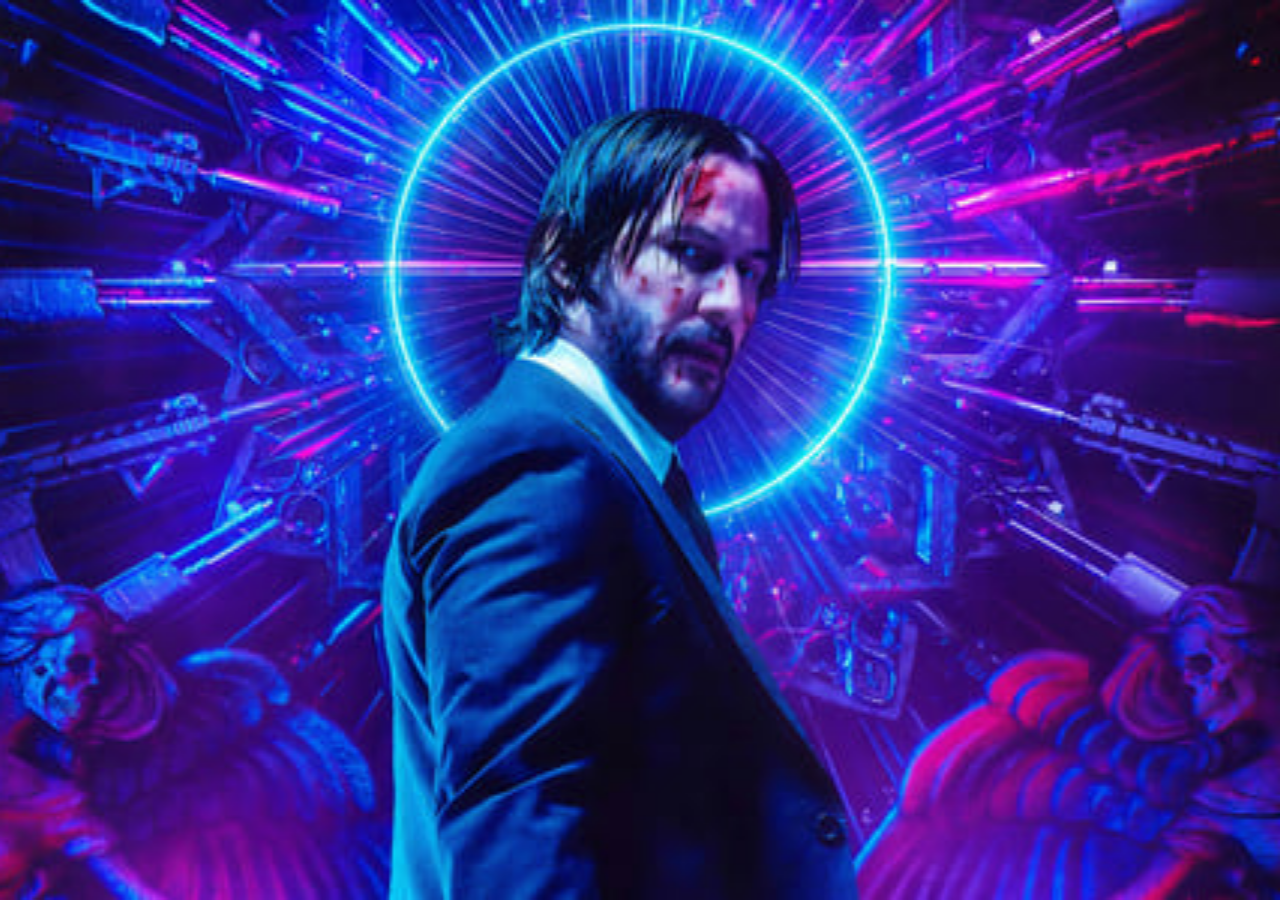
<file: landing-page-filme/index.html>
<!DOCTYPE html>
<html lang="en">
<head>
    <meta charset="UTF-8">
    <meta http-equiv="X-UA-Compatible" content="IE=edge">
    <meta name="viewport" content="width=device-width, initial-scale=1.0">
    <link rel="stylesheet" href="./css/style.css">
    <title>Jonatan uiqui 3</title>
</head>
<body>

    <main class="page__menu">
        <div class="menu__logo"></div>

        <div class="menu__input"></div>

        <div class="menu__login"></div>

        <div class="menu__burguer"></div>
    </main>

    <section class="page__content">
        <div class="content__um">
            <article class="content__img-capa">

            </article>
            <article class="content__infos">
                <div class="info__titulo"></div>
    
                <div class="info__data-classe"></div>
    
                <div class="info__sinopse"></div>
    
                <div class="info__botao"></div>
            </article>
        </div>

        <div class="content__dois">
            
        </div>
    </section>

    
</body>
</html>
</file>
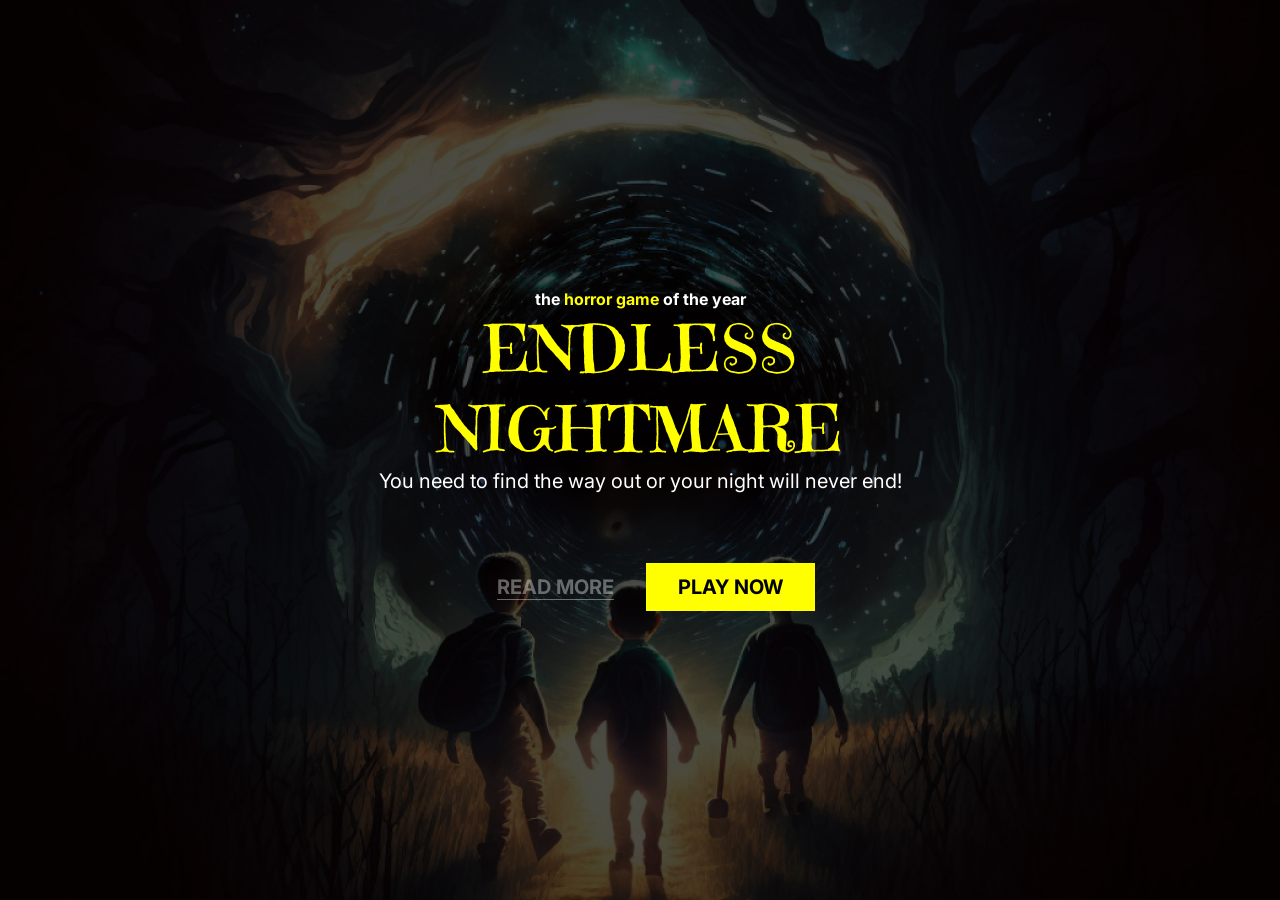
<file: site-horror/index.html>
<!DOCTYPE html>
<html lang="en">
<head>
    <meta charset="UTF-8">
    <meta http-equiv="X-UA-Compatible" content="IE=edge">
    <meta name="viewport" content="width=device-width, initial-scale=1.0">
    <title>Site Horror Game</title>
    <link rel="stylesheet" href="./css/style.css">
</head>
<body>
    <section class="conteudo">
        <div class="titulo">
            <p class="">the <span style="color:yellow">horror game</span>  of the year</p>
        </div>

        <div class="nome">
            <p>ENDLESS</p>
            <p>NIGHTMARE</p>
        </div>

        <div class="descricao">
            You need to find the way out or your night will never end!
        </div>

        <div class="botoes">
            <div class="flex">
                <a href="#" class="link read"><spam class="line"> READ MORE </spam></a>
                <a href="#" class="link play">PLAY NOW</a>
            </div>
        </div>
    </section>
    
</body>
</html>
</file>
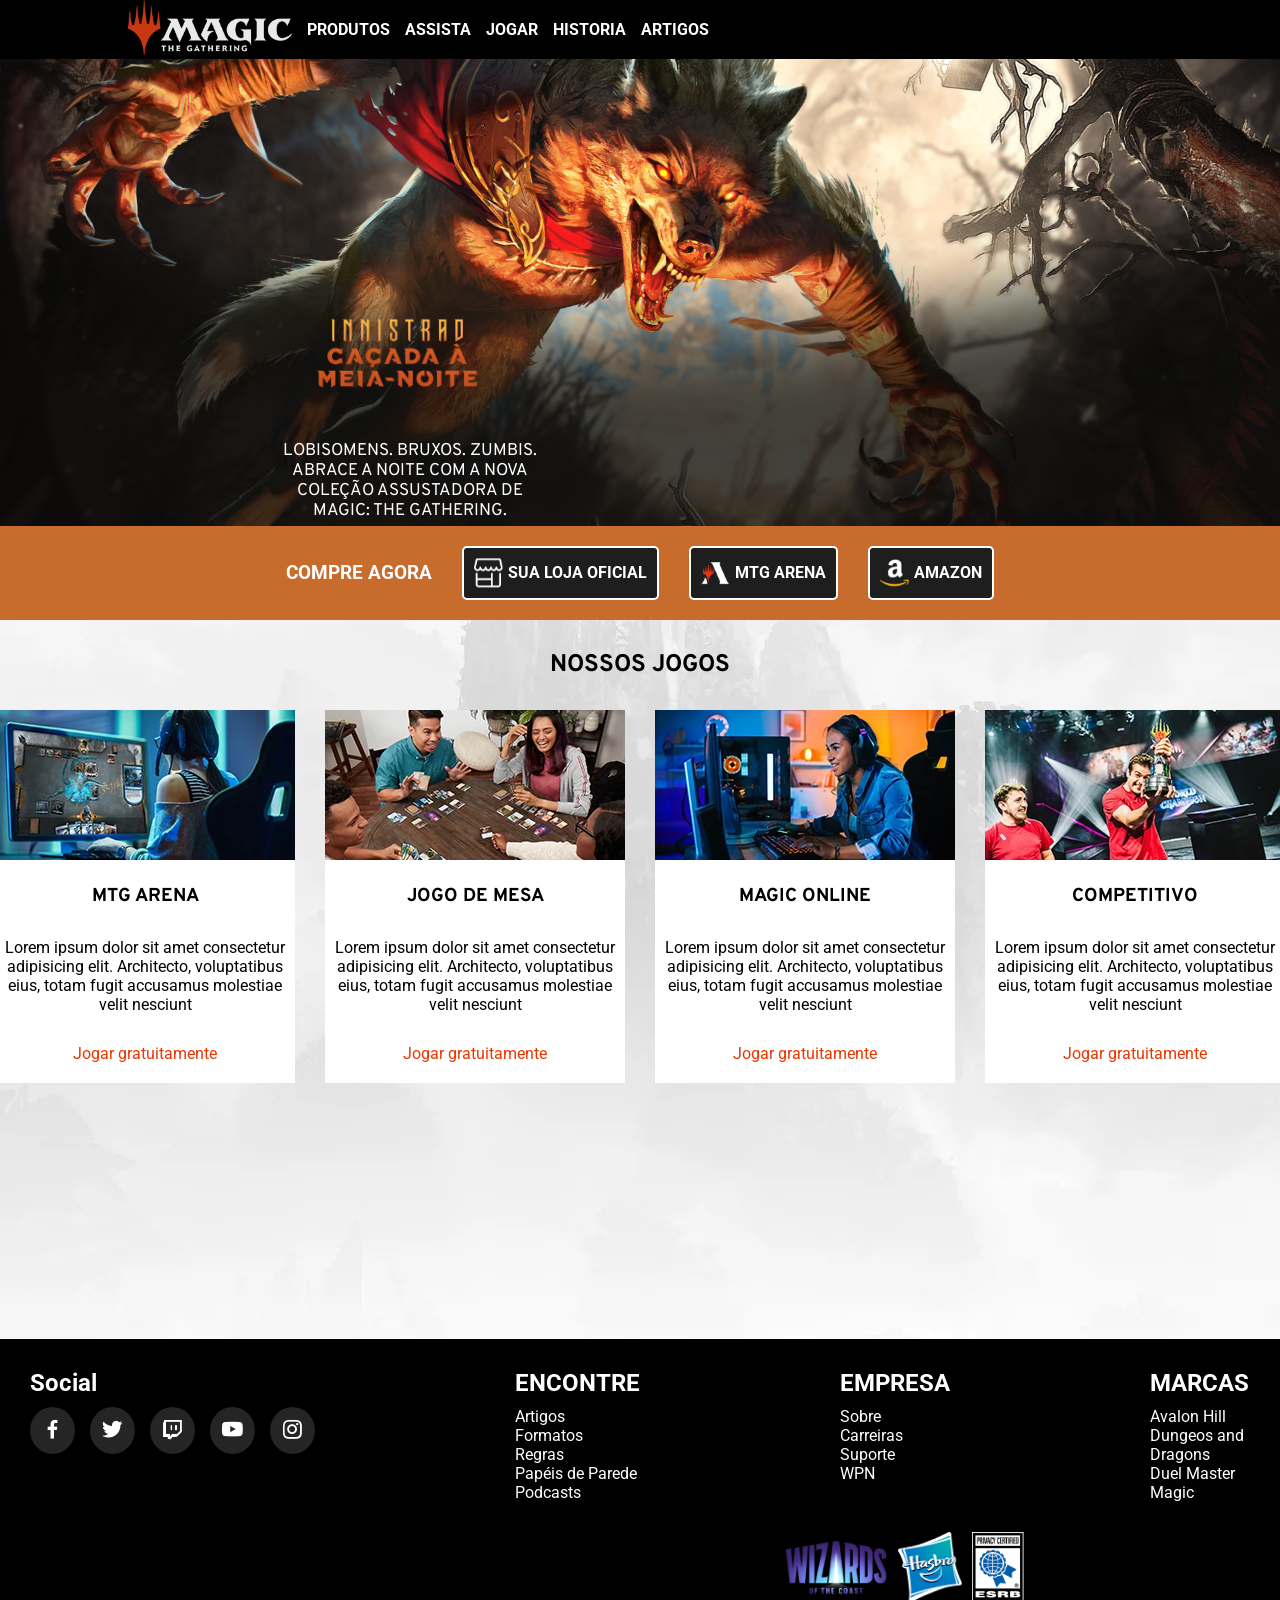
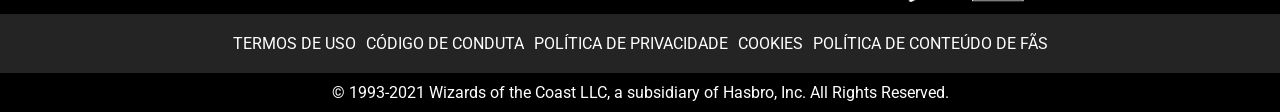
<file: site-magic/index.html>
<!DOCTYPE html>
<html lang="pt-br">

<head>
    <meta charset="UTF-8" />
    <meta http-equiv="X-UA-Compatible" content="IE=edge" />
    <meta name="viewport" content="width=device-width, initial-scale=1.0" />
    <link rel="stylesheet" href="css/style.css" />
    <link href='https://unpkg.com/boxicons@2.1.4/css/boxicons.min.css' rel='stylesheet'>
    <title>Site Magic</title>
</head>

<body>
    <main class="topo">
        <div><img class="logo" src="./img/magic_logo.png"></div>
        <nav class="menu">
            <a class="item-menu" href="#">PRODUTOS</a>
            <a class="item-menu" href="#">ASSISTA</a>
            <a class="item-menu" href="#">JOGAR</a>
            <a class="item-menu" href="#">HISTORIA</a>
            <a class="item-menu" href="#">ARTIGOS</a>
        </nav>
    </main>

    <section class="banner">
        <img src="./img/banner-principal.jpg">

        <div class="titulo-banner">
            <img src="./img/titulo_banner.png" class="cabeca-img">
        </div>

        <div class="text-banner ">
            <p class="text-img">LOBISOMENS. BRUXOS. ZUMBIS. ABRACE A 
                NOITE COM A NOVA COLEÇÃO ASSUSTADORA
                 DE MAGIC: THE GATHERING.</p>
        </div>
    </section>

    <section class="meio">
        <div class="compre">
            <h3>COMPRE AGORA</h3>
        </div>
        <div class="img-1">
            <img class="icone" src="./img/icon-store.png">
            <a class="texto" href="#">SUA LOJA OFICIAL</a>
        </div>

        <div class="img-1">
            <img class="icone" src="./img/icon-mtg-arena.png">
            <a class="texto" href="#">MTG ARENA</a>
        </div>

        <div class="img-1">
            <img class="icone" src="./img/icon-amazon.png">
            <a class="texto" href="#">AMAZON</a>
        </div>
    </section>


    <section class="back">
        <div class="titulo-jogos">
            <h1>NOSSOS JOGOS</h1>
        </div>
        <article class="jogos">
            <div class="card">
                <img src="./img/mtg-arena.jpg" class="img-card">
                <div class="conteudo-card">
                    <h3 class="titulo">MTG ARENA</h3>
                    <p class="descricao">Lorem ipsum dolor sit amet consectetur adipisicing elit. Architecto,
                        voluptatibus eius, totam fugit accusamus molestiae velit nesciunt</p>

                    <a href="#" class="link">Jogar gratuitamente</a>
                </div>
            </div>

            <div class="card">
                <img src="./img/mtg-jogomesa.jpg" class="img-card">
                <div class="conteudo-card">
                    <h3 class="titulo">Jogo de Mesa</h3>
                    <p class="descricao">Lorem ipsum dolor sit amet consectetur adipisicing elit. Architecto,
                        voluptatibus eius, totam fugit accusamus molestiae velit nesciunt</p>

                    <a href="#" class="link">Jogar gratuitamente</a>
                </div>
            </div>

            <div class="card">
                <img src="./img/mtg-online.jpg" class="img-card">
                <div class="conteudo-card">
                    <h3 class="titulo">magic online</h3>
                    <p class="descricao">Lorem ipsum dolor sit amet consectetur adipisicing elit. Architecto,
                        voluptatibus eius, totam fugit accusamus molestiae velit nesciunt</p>

                    <a href="#" class="link">Jogar gratuitamente</a>
                </div>
            </div>

            <div class="card">
                <img src="./img/mtg-competitivo.jpg" class="img-card">
                <div class="conteudo-card">
                    <h3 class="titulo">competitivo</h3>
                    <p class="descricao">Lorem ipsum dolor sit amet consectetur adipisicing elit. Architecto,
                        voluptatibus eius, totam fugit accusamus molestiae velit nesciunt</p>

                    <a href="#" class="link">Jogar gratuitamente</a>
                </div>
            </div>
        </article>




        <footer class="rolape">
            <article class="sessao-1">
                <div class="topico-1">
                    <h2 class="titulo-topico">Social</h2>
                    <div class="nav-itens">
                        <a href="#" class="circle-icon"><i class='bx bxl-facebook icon' style='color:#ffffff'></i></a>
                        <a href="#" class="circle-icon"><i class='bx bxl-twitter icon' style='color:#ffffff'></i></a>
                        <a href="#" class="circle-icon"><i class='bx bxl-twitch icon' style='color:#ffffff'></i></a>
                        <a href="#" class="circle-icon"><i class='bx bxl-youtube icon' style='color:#ffffff'></i></a>
                        <a href="#" class="circle-icon"><i class='bx bxl-instagram icon' style='color:#ffffff'></i></a>
                    </div>
                </div>
                <div class="topico-2">
                    <h2 class="titulo-topico">ENCONTRE</h2>
                    <nav class="nav-lista">
                        <a href="#" class="nome-topico">Artigos</a>
                        <a href="#" class="nome-topico">Formatos</a>
                        <a href="#" class="nome-topico">Regras</a>
                        <a href="#" class="nome-topico">Papéis de Parede</a>
                        <a href="#" class="nome-topico">Podcasts</a>
                    </nav>
                </div>
                <div class="topico-3">
                    <h2 class="titulo-topico">EMPRESA</h2>
                    <nav class="nav-lista">
                        <a href="#" class="nome-topico">Sobre</a>
                        <a href="#" class="nome-topico">Carreiras</a>
                        <a href="#" class="nome-topico">Suporte</a>
                        <a href="#" class="nome-topico">WPN</a>
                    </nav>
                </div>
                <div class="topico-4">
                    <h2 class="titulo-topico">MARCAS</h2>
                    <nav class="nav-lista">
                        <a href="#" class="nome-topico">Avalon Hill</a>
                        <a href="#" class="nome-topico">Dungeos and Dragons</a>
                        <a href="#" class="nome-topico">Duel Master</a>
                        <a href="#" class="nome-topico">Magic</a>
                    </nav>
                </div>
            </article>


            <div class="sessao-2">
                <div class="imgs">
                    <img src="./img/wizards_logo.png" class="imgs-item">
                    <img src="./img/hasbro.png" class="imgs-item">
                    <img src="./img/esrb.png" class="imgs-item">
                </div>
            </div>


            <div class="sessao-3">
                <nav class="nav-footer">
                    <a href="#" class="a-footer">TERMOS DE USO</a>
                    <a href="#" class="a-footer">CÓDIGO DE CONDUTA</a>
                    <a href="#" class="a-footer">POLÍTICA DE PRIVACIDADE</a>
                    <a href="#" class="a-footer">COOKIES</a>
                    <a href="#" class="a-footer">POLÍTICA DE CONTEÚDO DE FÃS</a>
                </nav>
            </div>

            <div class="sessao-4">
                <p>© 1993-2021 Wizards of the Coast LLC, a subsidiary of Hasbro, Inc. All Rights Reserved.</p>
            </div>
        </footer>
    </section>
</body>

</html>
</file>
<file: dashboard/css/style.css>
@import url("https://fonts.googleapis.com/css?family=DM+Sans:400,500,700&display=swap");

* {
	box-sizing: border-box;
}

:root {
	--app-container: #f3f6fd;
	--main-color: #1f1c2e;
	--secondary-color: #4a4a4a;
	--link-color: #1f1c2e;
	--link-color-hover: #c3cff4;
	--link-color-active: #fff;
	--link-color-active-bg: #1f1c2e;
	--projects-section: #fff;
	--message-box-hover: #fafcff;
	--message-box-border: #e9ebf0;
	--more-list-bg: #fff;
	--more-list-bg-hover: #f6fbff;
	--more-list-shadow: rgba(209, 209, 209, 0.4);
	--button-bg: #1f1c24;
	--search-area-bg: #fff;
	--star: #1ff1c2 e;
	--message-btn: #fff;
}

.dark:root {
	--app-container: #1f1d2b;
	--app-container: #111827;
	--main-color: #fff;
	--secondary-color: rgba(255, 255, 255, .8);
	--projects-section: #1f2937;
	--link-color: rgba(255, 255, 255, .8);
	--link-color-hover: rgba(195, 207, 244, 0.1);
	--link-color-active-bg: rgba(195, 207, 244, 0.2);
	--button-bg: #1f2937;
	--search-area-bg: #1f2937;
	--message-box-hover: #243244;
	--message-box-border: rgba(255, 255, 255, .1);
	--star: #ffd92c;
	--light-font: rgba(255, 255, 255, .8);
	--more-list-bg: #2f3142;
	--more-list-bg-hover: rgba(195, 207, 244, 0.1);
	--more-list-shadow: rgba(195, 207, 244, 0.1);
	--message-btn: rgba(195, 207, 244, 0.1);
}

html,
body {
	width: 100%;
	height: 100vh;
	margin: 0;
}

body {
	font-family: 'DM Sans', sans-serif;
	overflow: hidden;
	display: flex;
	justify-content: center;
	background-color: var(--app-container);
}

button,
a {
	cursor: pointer;
}

.app-container {
	width: 100%;
	display: flex;
	flex-direction: column;
	height: 100%;
	background-color: var(--app-container);
	transition: 0.2s;
	max-width: 1800px;
}

.app-container button,
.app-container input,
.app-container optgroup,
.app-container select,
.app-container textarea {
	font-family: 'DM Sans', sans-serif;
}

.app-content {
	display: flex;
	height: 100%;
	overflow: hidden;
	padding: 16px 24px 24px 0;
}

.app-header {
	display: flex;
	justify-content: space-between;
	align-items: center;
	width: 100%;
	padding: 16px 24px;
	position: relative;
}

.app-header-left,
.app-header-right {
	display: flex;
	align-items: center;
}

.app-header-left {
	flex-grow: 1;
}

.app-header-right button {
	margin-left: 10px;
}

.app-icon {
	width: 26px;
	height: 2px;
	border-radius: 4px;
	background-color: var(--main-color);
	position: relative;
}

.app-icon:before,
.app-icon:after {
	content: '';
	position: absolute;
	width: 12px;
	height: 2px;
	border-radius: 4px;
	background-color: var(--main-color);
	left: 50%;
	transform: translatex(-50%);
}

.app-icon:before {
	top: -6px;
}

.app-icon:after {
	bottom: -6px;
}

.app-name {
	color: var(--main-color);
	margin: 0;
	font-size: 20px;
	line-height: 24px;
	font-weight: 700;
	margin: 0 32px;
}

.mode-switch {
	background-color: transparent;
	border: none;
	padding: 0;
	color: var(--main-color);
	display: flex;
	justify-content: center;
	align-items: center;
}

.search-wrapper {
	border-radius: 20px;
	background-color: var(--search-area-bg);
	padding-right: 12px;
	height: 40px;
	display: flex;
	justify-content: space-between;
	align-items: center;
	width: 100%;
	max-width: 480px;
	color: var(--light-font);
	box-shadow: 0 2px 6px 0 rgba(136, 148, 171, .2), 0 24px 20px -24px rgba(71, 82, 107, .1);
	overflow: hidden;
}

.dark .search-wrapper {
	box-shadow: none;
}

.search-input {
	border: none;
	flex: 1;
	outline: none;
	height: 100%;
	padding: 0 20px;
	font-size: 16px;
	background-color: var(--search-area-bg);
	color: var(--main-color);
}

.search-input:placeholder {
	color: var(--main-color);
	opacity: 0.6;
}

.add-btn {
	color: #fff;
	background-color: var(--button-bg);
	padding: 0;
	border: 0;
	border-radius: 50%;
	width: 32px;
	height: 32px;
	display: flex;
	align-items: center;
	justify-content: center;
}

.notification-btn {
	color: var(--main-color);
	padding: 0;
	border: 0;
	background-color: transparent;
	height: 32px;
	display: flex;
	justify-content: center;
	align-items: center;
}

.profile-btn {
	padding: 0;
	border: 0;
	background-color: transparent;
	display: flex;
	align-items: center;
	padding-left: 12px;
	border-left: 2px solid #ddd;
}

.profile-btn img {
	width: 32px;
	height: 32px;
	object-fit: cover;
	border-radius: 50%;
	margin-right: 4px;
}

.profile-btn span {
	color: var(--main-color);
	font-size: 16px;
	line-height: 24px;
	font-weight: 700;
}

.page-content {
	flex: 1;
	width: 100%;
}

.app-sidebar {
	padding: 40px 16px;
	display: flex;
	flex-direction: column;
	align-items: center;
}

.app-sidebar-link {
	color: var(--main-color);
	color: var(--link-color);
	margin: 16px 0;
	transition: 0.2s;
	border-radius: 50%;
	flex-shrink: 0;
	width: 40px;
	height: 40px;
	display: flex;
	justify-content: center;
	align-items: center;
}

.app-sidebar-link:hover {
	background-color: var(--link-color-hover);
	color: var(--link-color-active);
}

.app-sidebar-link.active {
	background-color: var(--link-color-active-bg);
	color: var(--link-color-active);
}

.projects-section {
	flex: 2;
	background-color: var(--projects-section);
	border-radius: 32px;
	padding: 32px 32px 0 32px;
	overflow: hidden;
	height: 100%;
	display: flex;
	flex-direction: column;
}

.projects-section-line {
	display: flex;
	justify-content: space-between;
	align-items: center;
	padding-bottom: 32px;
}

.projects-section-header {
	display: flex;
	justify-content: space-between;
	align-items: center;
	margin-bottom: 24px;
	color: var(--main-color);
}

.projects-section-header p {
	font-size: 24px;
	line-height: 32px;
	font-weight: 700;
	opacity: 0.9;
	margin: 0;
	color: var(--main-color);
}

.projects-section-header .time {
	font-size: 20px;
}

.projects-status {
	display: flex;
}

.item-status {
	display: flex;
	flex-direction: column;
	align-items: center;
	margin-right: 16px;
}


.status-number {
	font-size: 24px;
	line-height: 32px;
	font-weight: 700;
	color: var(--main-color);
}



.view-actions {
	display: flex;
	align-items: center;
}

.view-btn {
	width: 36px;
	height: 36px;
	display: flex;
	justify-content: center;
	align-items: center;
	padding: 6px;
	border-radius: 4px;
	background-color: transparent;
	border: none;
	color: var(--main-color);
	margin-left: 8px;
	transition: 0.2s;
}

.view-btn.active {
	background-color: var(--link-color-active-bg);
	color: var(--link-color-active);
}

.view-btn:not(.active):hover {
	background-color: var(--link-color-hover);
	color: var(--link-color-active);
}

.form {
	margin-left: 5%;
} 

.messages-section {
	flex-shrink: 0;
	padding-bottom: 32px;
	background-color: var(--projects-section);
	margin-left: 24px;
	flex: 1;
	width: 100%;
	border-radius: 30px;
	position: relative;
	overflow: auto;
	transition: all 300ms cubic-bezier(0.19, 1, 0.56, 1);
}

.messages-section .messages-close {
	position: absolute;
	top: 12px;
	right: 12px;
	z-index: 3;
	border: none;
	background-color: transparent;
	color: var(--main-color);
	display: none;
}

.messages-section.show {
	transform: translateX(0);
	opacity: 1;
	margin-left: 0;
}

.messages-section .projects-section-header {
	position: sticky;
	top: 0;
	z-index: 1;
	padding: 32px 24px 0 24px;
	background-color: var(--projects-section);
}


.dark .star-checkbox {
	color: var(--secondary-color);
}

.dark .star-checkbox input:checked+label {
	color: var(--star);
}

.star-checkbox input:checked+label svg {
	fill: var(--star);
	transition: 0.2s;
}

.message-line {
	font-size: 14px;
	line-height: 20px;
	margin: 8px 0;
	color: var(--secondary-color);
	opacity: 0.7;
}

.message-line.time {
	text-align: right;
	margin-bottom: 0;
}

.project-boxes {
	margin: 0 -8px;
	overflow-y: auto;
}

.project-boxes.jsGridView {
	display: flex;
	flex-wrap: wrap;
}

.project-boxes.jsGridView .project-box-wrapper {
	width: 33.3%;
}

.project-boxes.jsListView .project-box {
	display: flex;
	border-radius: 10px;
	position: relative;
}

.project-boxes.jsListView .project-box>* {
	margin-right: 24px;
}

.project-boxes.jsListView .more-wrapper {
	position: absolute;
	right: 16px;
	top: 16px;
}

.project-boxes.jsListView .project-box-content-header {
	order: 1;
	max-width: 120px;
}

.project-boxes.jsListView .project-box-header {
	order: 2;
}

.project-boxes.jsListView .project-box-footer {
	order: 3;
	padding-top: 0;
	flex-direction: column;
	justify-content: flex-start;
}

.project-boxes.jsListView .project-box-footer:after {
	display: none;
}

.project-boxes.jsListView .participants {
	margin-bottom: 8px;
}

.project-boxes.jsListView .project-box-content-header p {
	text-align: left;
	overflow: hidden;
	white-space: nowrap;
	text-overflow: ellipsis;
}

.project-boxes.jsListView .project-box-header>span {
	position: absolute;
	bottom: 16px;
	left: 16px;
	font-size: 12px;
}

.project-boxes.jsListView .box-progress-wrapper {
	order: 3;
	flex: 1;
}

.project-box {
	--main-color-card: #dbf6fd;
	border-radius: 30px;
	padding: 16px;
	background-color: var(--main-color-card);
}

.project-box-header {
	display: flex;
	align-items: center;
	justify-content: space-between;
	margin-bottom: 16px;
	color: var(--main-color);
}

.project-box-header span {
	color: #4a4a4a;
	opacity: 0.7;
	font-size: 14px;
	line-height: 16px;
}

.project-box-content-header {
	text-align: center;
	margin-bottom: 16px;
}

.project-box-content-header p {
	margin: 0;
}

.project-box-wrapper {
	padding: 8px;
	transition: 0.2s;
}

.project-btn-more {
	padding: 0;
	height: 14px;
	width: 24px;
	height: 24px;
	position: relative;
	background-color: transparent;
	border: none;
	flex-shrink: 0;
	/*&:after, &:before {
		 content: '';
		 position: absolute;
		 width: 6px;
		 height: 6px;
		 border-radius: 50%;
		 background-color: var(--main-color);
		 opacity: .8;
		 left: 50%;
		 transform: translatex(-50%);
	}
	 &:before {
		 top: 0;
	}
	 &:after {
		 bottom: 0;
	}
	*/
}

.more-wrapper {
	position: relative;
}

.box-content-header {
	font-size: 16px;
	line-height: 24px;
	font-weight: 700;
	opacity: 0.7;
}

.box-content-subheader {
	font-size: 14px;
	line-height: 24px;
	opacity: 0.7;
}

.box-progress {
	display: block;
	height: 4px;
	border-radius: 6px;
}

.box-progress-bar {
	width: 100%;
	height: 4px;
	border-radius: 6px;
	overflow: hidden;
	background-color: #fff;
	margin: 8px 0;
}

.box-progress-header {
	font-size: 14px;
	font-weight: 700;
	line-height: 16px;
	margin: 0;
}

.box-progress-percentage {
	text-align: right;
	margin: 0;
	font-size: 14px;
	font-weight: 700;
	line-height: 16px;
}

.project-box-footer {
	display: flex;
	justify-content: space-around;
	padding-top: 16px;
	position: relative;
}

.project-box-footer:after {
	content: '';
	position: absolute;
	background-color: rgba(255, 255, 255, 0.6);
	width: calc(100% + 32px);
	top: 0;
	left: -16px;
	height: 1px;
}

.link-button-code {
	text-decoration: none;
}

.participants {
	display: flex;
	align-items: center;
}

.participants img {
	width: 20px;
	height: 20px;
	border-radius: 50%;
	overflow: hidden;
	object-fit: cover;
}

.participants img:not(:first-child) {
	margin-left: -3px;
}

.add-participant {
	width: 20px;
	height: 20px;
	border-radius: 50%;
	border: none;
	background-color: rgba(255, 255, 255, 0.6);
	margin-left: 6px;
	display: flex;
	justify-content: center;
	align-items: center;
	padding: 0;
}

.days-left {
	background-color: rgba(255, 255, 255, 0.6);
	margin-top: 2px;
	text-align: center;
	font-size: 12px;
	border-radius: 20px;
	flex-shrink: 0;
	padding: 6px 16px;
	font-weight: 700;
}

.mode-switch.active .moon {
	fill: var(--main-color);
}

.messages-btn {
	border-radius: 4px 0 0 4px;
	position: absolute;
	right: 0;
	top: 58px;
	background-color: var(--message-btn);
	border: none;
	color: var(--main-color);
	display: flex;
	justify-content: center;
	align-items: center;
	padding: 4px;
	display: none;
}

@media screen and (max-width: 980px) {
	.project-boxes.jsGridView .project-box-wrapper {
		width: 50%;
	}

	.status-number,
	.status-type {
		font-size: 14px;
	}

	.status-type:after {
		width: 4px;
		height: 4px;
	}

	.item-status {
		margin-right: 0;
	}
}

@media screen and (max-width: 880px) {
	.messages-section {
		transform: translateX(100%);
		position: absolute;
		opacity: 0;
		top: 0;
		z-index: 2;
		height: 100%;
		width: 100%;
	}

	.messages-section .messages-close {
		display: block;
	}

	.messages-btn {
		display: flex;
	}
}

@media screen and (max-width: 720px) {

	.app-name,
	.profile-btn span {
		display: none;
	}

	.add-btn,
	.notification-btn,
	.mode-switch {
		width: 20px;
		height: 20px;
	}

	.add-btn svg,
	.notification-btn svg,
	.mode-switch svg {
		width: 16px;
		height: 16px;
	}

	.app-header-right button {
		margin-left: 4px;
	}
}

@media screen and (max-width: 520px) {
	.projects-section {
		overflow: auto;
	}

	.project-boxes {
		overflow-y: visible;
	}

	.app-sidebar,
	.app-icon {
		display: none;
	}

	.app-content {
		padding: 16px 12px 24px 12px;
	}

	.status-number,
	.status-type {
		font-size: 10px;
	}

	.view-btn {
		width: 24px;
		height: 24px;
	}

	.app-header {
		padding: 16px 10px;
	}

	.search-input {
		max-width: 120px;
	}

	.project-boxes.jsGridView .project-box-wrapper {
		width: 100%;
	}

	.projects-section {
		padding: 24px 16px 0 16px;
	}

	.profile-btn img {
		width: 24px;
		height: 24px;
	}

	.app-header {
		padding: 10px;
	}

	.projects-section-header p,
	.projects-section-header .time {
		font-size: 18px;
	}

	.status-type {
		padding-right: 4px;
	}

	.status-type:after {
		display: none;
	}

	.search-input {
		font-size: 14px;
	}

	.messages-btn {
		top: 48px;
	}

	.box-content-header {
		font-size: 12px;
		line-height: 16px;
	}

	.box-content-subheader {
		font-size: 12px;
		line-height: 16px;
	}

	.project-boxes.jsListView .project-box-header>span {
		font-size: 10px;
	}

	.box-progress-header {
		font-size: 12px;
	}

	.box-progress-percentage {
		font-size: 10px;
	}

	.days-left {
		font-size: 8px;
		padding: 6px 6px;
		text-align: center;
	}

	.project-boxes.jsListView .project-box>* {
		margin-right: 10px;
	}

	.project-boxes.jsListView .more-wrapper {
		right: 2px;
		top: 10px;
	}
}
</file>
<file: backgrounds/css/style.css>
/*======= IMG BACKGROND =======*/
/*body {
    background-image: url(../img/carinha.jpg);
}*/

/*======= gradient BACKGROND =======*/
body {
    background: linear-gradient(90deg, rgba(20,105,172,1) 0%, rgba(30,165,181,1) 30%, rgba(29,198,208,1) 53%, rgba(0,212,255,1) 100%);
}
</file>
<file: box-model/CSS/style.css>
* {
    padding: 0;
    margin: 0;
}

.container{
    display: inline-block;
    margin: 3%;
}

.flip-card {
    background-color: transparent;
    width: 190px;
    height: 254px;
    perspective: 1000px;
    font-family: sans-serif;
}

.title {
    font-size: 1.5em;
    font-weight: 900;
    text-align: center;
    margin: 0;
}

.flip-card-inner {
    position: relative;
    width: 100%;
    height: 100%;
    text-align: center;
    transition: transform 0.8s;
    transform-style: preserve-3d;
}

.flip-card:hover .flip-card-inner {
    transform: rotateY(180deg);
}

.flip-card-front, .flip-card-back {
    box-shadow: 0 8px 14px 0 rgba(0,0,0,0.2);
    position: absolute;
    display: flex;
    flex-direction: column;
    justify-content: center;
    width: 100%;
    height: 100%;
    -webkit-backface-visibility: hidden;
    backface-visibility: hidden;
    border: 1px solid coral;
    border-radius: 1rem;
}

.flip-card-front {
    background: linear-gradient(120deg, bisque 60%, rgb(255, 231, 222) 88%,
    rgb(255, 211, 195) 40%, rgba(255, 127, 80, 0.603) 48%);
    color: coral;
}

.flip-card-back {
    background: linear-gradient(120deg, rgb(255, 174, 145) 30%, coral 88%,
        bisque 40%, rgb(255, 185, 160) 78%);
    color: white;
    transform: rotateY(180deg);
}
</file>
<file: cards-flexbox/css/style.css>
*{
    padding: 0;
    margin: 0;
}

.menu {
    display: flex;
    justify-content: flex-start;
    background-color: rgb(71, 113, 228);
    padding: 15px;
}

.logo {
    display: flex;
    margin-left: 5%;
}

.nav {
    display: flex;
    margin-left: 15%;
    align-items: center;
}

.links {
    display: flex;
    position: relative;
    gap: 34px;
    list-style: none;
    
}

.link-item {
    color: white;
}

.item-menu {
    padding: 5px;
}

.active-menu {
    border-bottom: 3px white solid;
}

.item-menu:hover {
    border-bottom: 3px white solid;
    transition: .2s;
}

.cards {
    display: flex;
    justify-content: center;
    gap: 40px;
}

.card-01 {
    width: 250px;
    height: 350px;
    padding-bottom: 10px;
    background-color: #eee;
    margin-top: 2%;
    border-radius: 10px;
}

.img-card-01 {
    width: 250px;
    border-top-left-radius: 10px;
    border-top-right-radius: 10px;
}

.icon__card {
    display: flex;
    flex-direction: column;
    align-items: center;
}

.flex-icons {
    display: flex;
    width: 100%;
    justify-content: center;
    gap: 40px;
    margin-top: 15px;
}


.conteudo {
    margin-left: 10px;
    margin-top: 15px;
}

.descricao,
.date {
    margin-top: 5px;
}

.date {
    color: rgba(0, 0, 0, 0.4);
}

.card_vertical{
    display: flex;
    background-color: #eee;
    margin-top: 2%;
    height: 190px;
    width: 500px;
    border-radius: 10px;
}

.img-card{
    border-top-left-radius: 10px;
    border-bottom-left-radius: 10px;
    width: 210px;
    height: 190px;
}

.titulo_card02{
    margin: 3%;
}

.descricao__card02 {
    margin: 3%;
}

.flex-icons-02 {
    display: flex;
    width: 100%;
    justify-content: center;
    gap: 40px;
    margin-top: 20px;
}
</file>
<file: formulario/assets/css/style.css>
@import url('https://fonts.googleapis.com/css2?family=Inter:wght@200;300;400;500&family=Open+Sans:wght@300;400;500;600&display=swap');
* {
    padding: 0;
    margin: 0;
    box-sizing: border-box;
    font-family: 'Inter', sans-serif;
}

body {
    width: 100%;
    height: 100vh;
    display: flex;
    justify-content: center;
    align-items: center;
    background: #0c0ce94d;
}

.container {
    width: 80%;
    height: 80vh;
    display: flex;
    box-shadow: 5px 5px 10px rgba(0, 0, 0, 0.212);
}

.form-image {
    width: 50%;
    display: flex;
    justify-content: center;
    align-items: center;
    background-color: #fde3a7d7;
    padding: 1rem;
}

.form-image img {
    width: 31rem;
}

.form {
    width: 50%;
    display: flex;
    flex-direction: column;
    justify-content: center;
    align-items: center;
    background-color: #fff;
    padding: 3rem;
}

.form-header {
    margin-bottom: 3rem;
    display: flex;
    justify-content: space-between;
}

.login-button {
    display: flex;
    align-items: center;
}

.login-button button {
    border: none;
    background-color: #6c63ff;
    padding: 0.4rem 1rem;
    border-radius: 5px;
    cursor: pointer;
}

.login-button button:hover {
    background-color: #6b63fff1;
}

.login-button button a {
    text-decoration: none;
    font-weight: 500;
    color: #fff;
}

.form-header h1::after {
    content: '';
    display: block;
    width: 5rem;
    height: 0.3rem;
    background-color: #6c63ff;
    margin: 0 auto;
    position: absolute;
    border-radius: 10px;
}

.input-group {
    display: flex;
    flex-wrap: wrap;
    justify-content: space-between;
    padding: 1rem 0;
}

.input-box {
    display: flex;
    flex-direction: column;
    margin-bottom: 1.1rem;
}

.input-box input {
    margin: 0.6rem 0;
    padding: 0.8rem 1.2rem;
    border: none;
    border-radius: 10px;
    box-shadow: 1px 1px 6px #0000001c;
    font-size: 0.8rem;
}

.input-box input:hover {
    background-color: #eeeeee75;
}

.input-box input:focus-visible {
    outline: 1px solid #6c63ff;
}

.input-box label,
.gender-title h6 {
    font-size: 0.75rem;
    font-weight: 600;
    color: #000000c0;
}

.input-box input::placeholder {
    color: #000000be;
}

.gender-group {
    display: flex;
    justify-content: space-between;
    margin-top: 0.62rem;
    padding: 0 .5rem;
}

.gender-input {
    display: flex;
    align-items: center;
}

.gender-input input {
    margin-right: 0.35rem;
}

.gender-input label {
    font-size: 0.81rem;
    font-weight: 600;
    color: #000000c0;
}

.continue-button button {
    width: 100%;
    margin-top: 2.5rem;
    border: none;
    background-color: #6c63ff;
    padding: 0.62rem;
    border-radius: 5px;
    cursor: pointer;
}

.continue-button button:hover {
    background-color: #6b63fff1;
}

.continue-button button a {
    text-decoration: none;
    font-size: 0.93rem;
    font-weight: 500;
    color: #fff;
}

@media screen and (max-width: 1330px) {
    .form-image {
        display: none;
    }
    .container {
        width: 50%;
    }
    .form {
        width: 100%;
    }
}

@media screen and (max-width: 1064px) {
    .container {
        width: 90%;
        height: auto;
    }
    .input-group {
        flex-direction: column;
        z-index: 5;
        padding-right: 5rem;
        max-height: 10rem;
        overflow-y: scroll;
        flex-wrap: nowrap;
    }
    .gender-inputs {
        margin-top: 2rem;
    }
    .gender-group {
        flex-direction: column;
    }
    .gender-title h6 {
        margin: 0;
    }
    .gender-input {
        margin-top: 0.5rem;
    }
}
</file>
<file: kambam/css/style.css>
:root {
    --bg: #ebf0f7;
    --header: #fbf4f6;
    --text: #2e2e2f;
    --white: #fff;
    --light-grey: #c4cad3;
    --tag-1: #ceecfd;
    --tag-1-text: #2e87ba;
    --tag-2: #d6ede2;
    --tag-2-text: #13854e;
    --tag-3: #ceecfd;
    --tag-3-text: #2d86ba;
    --tag-4: #f2dcf5;
    --tag-4-text: #a734ba;
    --purple: #7784ee;
}
* {
    margin: 0;
    padding: 0;
    box-sizing: border-box;
    font-family: 'Poppins', sans-serif;
}
body {
    color: var(--text);
}
.app {
    background-color: var(--bg);
    width: 100%;
    min-height: 100vh;
}
h1 {
    font-size: 30px;
}
.project {
    padding: 2rem;
    max-width: 75%;
    width: 100%;
    display: inline-block;
}
.project-info {
    padding: 2rem 0;
    display: flex;
    width: 100%;
    justify-content: space-between;
    align-items: center;
}
.project-participants {
    display: flex;
    align-items: center;
}
.project-participants span, .project-participants__add {
    width: 30px;
    height: 30px;
    display: inline-block;
    background: var(--purple);
    border-radius: 100rem;
    margin: 0 0.2rem;
}
.project-participants__add {
    background: transparent;
    border: 1px dashed #969696;
    font-size: 0;
    cursor: pointer;
    position: relative;
}
.project-participants__add:after {
    content: '+';
    font-size: 15px;
    color: #969696;
}
.project-tasks {
    display: grid;
    grid-template-columns: repeat(4, 1fr);
    width: 100%;
    grid-column-gap: 1.5rem;
}
.project-column-heading {
    margin-bottom: 1rem;
    display: flex;
    align-items: center;
    justify-content: space-between;
}
.project-column-heading__title {
    font-size: 20px;
}
.project-column-heading__options {
    background: transparent;
    color: var(--light-grey);
    font-size: 18px;
    border: 0;
    cursor: pointer;
}
.task {
    cursor: move;
    background-color: var(--white);
    padding: 1rem;
    border-radius: 8px;
    width: 100%;
    box-shadow: rgba(99, 99, 99, 0.1) 0px 2px 8px 0px;
    margin-bottom: 1rem;
    border: 3px dashed transparent;
}
.task:hover {
    box-shadow: rgba(99, 99, 99, 0.3) 0px 2px 8px 0px;
    border-color: rgba(162, 179, 207, .2) !important;
}
.task p {
    font-size: 15px;
    margin: 1.2rem 0;
}
.task__tag {
    border-radius: 100px;
    padding: 2px 13px;
    font-size: 12px;
}
.task__tag--copyright {
    color: var(--tag-4-text);
    background-color: var(--tag-4);
}
.task__tag--design {
    color: var(--tag-3-text);
    background-color: var(--tag-3);
}
.task__tag--illustration {
    color: var(--tag-2-text);
    background-color: var(--tag-2);
}
.task__tags {
    width: 100%;
    display: flex;
    align-items: center;
    justify-content: space-between;
}
.task__options {
    background: transparent;
    border: 0;
    color: var(--light-grey);
    font-size: 17px;
}
.task__stats {
    position: relative;
    width: 100%;
    color: var(--light-grey);
    font-size: 12px;
}
.task__stats span:not(:last-of-type) {
    margin-right: 1rem;
}
.task__stats svg {
    margin-right: 5px;
}
.task__owner {
    width: 25px;
    height: 25px;
    border-radius: 100rem;
    background: var(--purple);
    position: absolute;
    display: inline-block;
    right: 0;
    bottom: 0;
}
.task-hover {
    border: 3px dashed var(--light-grey) !important;
}
.task-details {
    width: 24%;
    border-left: 1px solid #d9e0e9;
    display: inline-block;
    height: 100%;
    vertical-align: top;
    padding: 3rem 2rem;
}
.tag-progress {
    margin: 1.5rem 0;
}
.tag-progress h2 {
    font-size: 16px;
    margin-bottom: 1rem;
}
.tag-progress p {
    display: flex;
    width: 100%;
    justify-content: space-between;
}
.tag-progress p span {
    color: #b4b4b4;
}
.tag-progress .progress {
    width: 100%;
    -webkit-appearance: none;
    appearance: none;
    border: none;
    border-radius: 10px;
    height: 10px;
}
.tag-progress .progress::-webkit-progress-bar, .tag-progress .progress::-webkit-progress-value {
    border-radius: 10px;
}
.tag-progress .progress--copyright::-webkit-progress-bar {
    background-color: #ecd8e6;
}
.tag-progress .progress--copyright::-webkit-progress-value {
    background: #d459e8;
}
.tag-progress .progress--illustration::-webkit-progress-bar {
    background-color: #dee7e3;
}
.tag-progress .progress--illustration::-webkit-progress-value {
    background-color: #46bd84;
}
.tag-progress .progress--design::-webkit-progress-bar {
    background-color: #d8e7f4;
}
.tag-progress .progress--design::-webkit-progress-value {
    background-color: #08a0f7;
}
.task-activity h2 {
    font-size: 16px;
    margin-bottom: 1rem;
}
.task-activity li {
    list-style: none;
    margin: 1rem 0;
    padding: 0rem 1rem 1rem 3rem;
    position: relative;
}
.task-activity time {
    display: block;
    color: var(--light-grey);
}
.task-icon {
    width: 30px;
    height: 30px;
    border-radius: 100rem;
    position: absolute;
    top: 0;
    left: 0;
    display: flex;
    align-items: center;
    justify-content: center;
}
.task-icon svg {
    font-size: 12px;
    color: var(--white);
}
.task-icon--attachment {
    background-color: #fba63c;
}
.task-icon--comment {
    background-color: #5dc983;
}
.task-icon--edit {
    background-color: #7784ee;
}
@media only screen and (max-width: 1300px) {
    .project {
        max-width: 100%;
   }
    .task-details {
        width: 100%;
        display: flex;
   }
    .tag-progress, .task-activity {
        flex-basis: 50%;
        background: var(--white);
        padding: 1rem;
        border-radius: 8px;
        margin: 1rem;
   }
}
@media only screen and (max-width: 1000px) {
    .project-column:nth-child(2), .project-column:nth-child(3) {
        display: none;
   }
    .project-tasks {
        grid-template-columns: 1fr 1fr;
   }
}
@media only screen and (max-width: 600px) {
    .project-column:nth-child(4) {
        display: none;
   }
    .project-tasks {
        grid-template-columns: 1fr;
   }
    .task-details {
        flex-wrap: wrap;
        padding: 3rem 1rem;
   }
    .tag-progress, .task-activity {
        flex-basis: 100%;
   }
    h1 {
        font-size: 25px;
   }
}
</file>
<file: landing-page-filme/css/style.css>
*{
    padding: 0;
    margin: 0;
    box-sizing: border-box;
}

:root {
    --primary-dark: #881337;
    --primary-main: #e11d48;
    --primary-light: #fb7185;
    --secondary-dark: #4b5563;
    --secondary-main: #9ca3af;
    --secondary-light: #e5e7eb;
    --success-light: #92db70;
    --success-main: #2c891a;
    --success-dark: #0d620d;
    --info-light: #64baf4;
    --info-main: #046fdb;
    --info-dark: #023f9d;
    --warning-light: #ffdc66;
    --warning-main: #ffb600;
    --warning-dark: #b77800;
    --danger-light: #f0827c;
    --danger-main: #ce293f;
    --danger-dark: #94143d;
    --neutral-light: #ededee;
    --neutral-main: #b2b3b4;
    --neutral-dark: #6b6c6d;
    --gray-300: #d1d5db;
    --white: #fff;
    --rose-700: #be123c;
  }

body{
    background-image: url(../img/backgrund.jpg);
    background-attachment: fixed;
    background-size: cover;
    background-position: center;
}
</file>
<file: site-horror/css/style.css>
@import url('https://fonts.googleapis.com/css2?family=Inter:wght@400;700&display=swap');
@import url('https://fonts.googleapis.com/css2?family=Emilys+Candy&display=swap');
* {
    padding: 0;
    margin: 0;
    box-sizing: border-box;
}

html,body {
    height: 100%;
}

body {
    background-image: url(../imagem/image.png) ;
    background-repeat: no-repeat;
    background-attachment: fixed;
    background-size: cover;
    background-position: center;
    background-color: black;
    color: white;
}

.conteudo{
    display: flex;
    flex-direction: column;
    justify-content: center;
    align-items: center;
    height: 100%;
}

.titulo {
    font-family: 'Inter', sans-serif;
    font-weight: 700;
    font-size: 16px;
    display: flex;
}

.nome {
    font-family: 'Emilys Candy', cursive;
    color: yellow;
    font-size: 64px;
    display: flex;
    flex-direction: column;
    align-items: center;
}

.descricao {
    font-family: 'Inter', sans-serif;
    font-weight: 400;
    font-size: 20px;
}

.flex {
    display: flex;
    margin-top: 20%;
}

.link {
    text-decoration: none;
    font-family: 'Inter', sans-serif;
    font-weight: 700;
    font-size: 20px;
    padding: 12px 32px 12px 32px;
}

.read {
    color: #ffffff60;
}

.line{
    border-bottom: 1px #ffffff60 solid;
}

.play {
    background-color: yellow;
    color: black;
}
</file>
<file: site-magic/css/style.css>
@import url('https://fonts.googleapis.com/css2?family=Roboto:wght@300&display=swap');
@import url('https://fonts.googleapis.com/css2?family=Overpass:wght@800&display=swap');

* {
    box-sizing: border-box;
    margin: 0;
    padding: 0;
}

body {
    font-family: 'Roboto', sans-serif;
}

.topo {
    background-color: #000000;
    display: flex;
    align-items: center;
    padding-left: 10%;
    gap: 15px;
}

.logo{
    height: 55px;
}

.menu {
    display: flex;
    gap: 15px;
}

.item-menu{
    text-decoration: none;
    color: white;
    font-weight: 700;
}

.banner img{
    width: 100%;
}

.titulo-banner {
    position: absolute;
    left: 20%;
    right: 58%;
    top: 35%;
}

.text-banner {
    position: absolute;
    left: 22%;
    top: 49%;
    color: white;
    font-family: 'Overpass';
    font-style: normal bold;
    font-weight: 30px;
    font-size: 17px;
    line-height: 20px;
    text-align: center;
    text-transform: uppercase;
    width: 20%;
}

/*================ MENU ======================*/
.meio {
    background-color: #C86C2D;
    display: flex;
    justify-content: center;
    align-items: center;
    gap: 30px;
    padding: 20px;
    margin-top: -4px;
}

.img-1{
    display: flex;
    align-items: center;
    gap: 5px;
    padding: 10px;
    background-color: #1E1E1E;
    border: 2px solid white;
    border-radius: 5px; 
}

.compre {
    color: white;
    font-weight: bold;
}

.icone {
    height: 30px;
}

.texto {
    text-decoration: none;
    color: white;
    font-weight: bold;
}

.titulo-jogos {
    display: flex;
    justify-content: center;
    padding: 30px;
    font-family: 'Overpass', sans-serif;
}

.back {
    background: url(../img/bg-nossos-jogos.jpg);
}

.jogos {
    display: flex;
    gap: 30px;
    justify-content: center;
}

.card {
    background-color: white;
    width: 300px;
}

.img-card {
    width: 300px;
}

.conteudo-card {
    display: flex;
    justify-content: center;
    flex-direction: column;
    align-items: center;
    padding: 10px;
}

.titulo {
    padding: 10px;
    text-transform: uppercase;
    font-family: 'Overpass', sans-serif;
}


.descricao {
    text-align: center;
    padding-top: 20px;
    padding-bottom: 20px;
    font-weight: 400;
}

.link {
    text-decoration: none;
    color: #EA3601;
    padding: 10px;
}





/*====================== FOOTER* ======================*/

.rolape {
    margin-top: 20%;
    background-color: #000000;
}

.sessao-1 {
    display: flex;
    justify-content: center;
    gap: 200px;
    padding: 30px;
}

.topico-1,
.topico-2,
.topico-3,
.topico-4 {
    color: white;
}

.nav-lista,
.nav-itens {
    padding-top: 10px;
}

.nav-itens {
    display: flex;
    gap: 15px;
}

.nav-lista {
    display: flex;
    flex-direction: column;
}

.nome-topico {
    text-decoration: none;
    color: white;
}

.icon {
    font-size: 25px;
}

.circle-icon {
    padding: 10px;
    background-color: rgb(37, 37, 37);
    border-radius: 50%;
}

.imgs{
    display: flex;
    justify-content: flex-end;
    margin-right: 20%;
    gap: 10px;
}

.imgs-item {
    height: 70px;
}

.sessao-3 {
    background-color: #242424;
    padding: 20px;
    margin-top: 1%;
}

.nav-footer {
    display: flex;
    justify-content: center;
    gap: 10px;
}

.a-footer {
    text-decoration: none;
    color: #FFFFFF;
    font-weight: 400;
}

.sessao-4 {
    display: flex;
    justify-content: center;
    color: white;
    padding: 10px;
}
</file>
